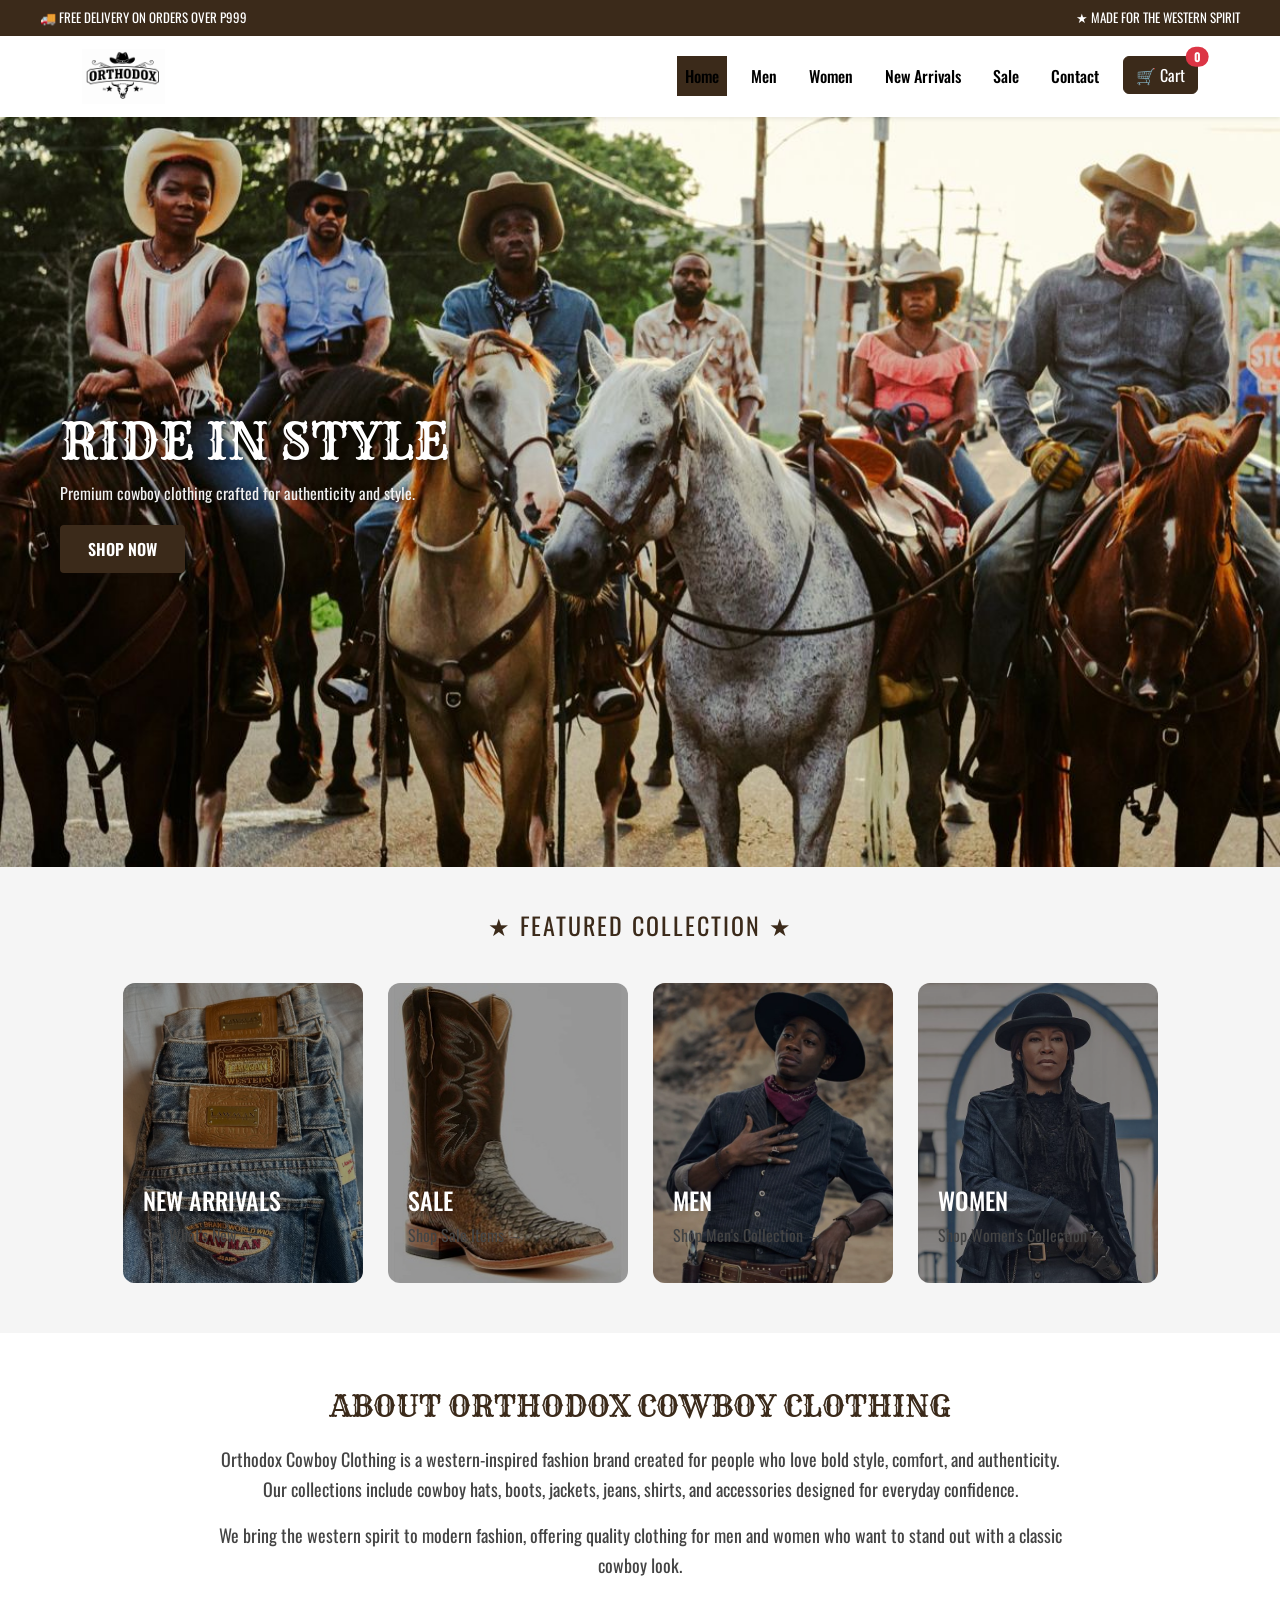
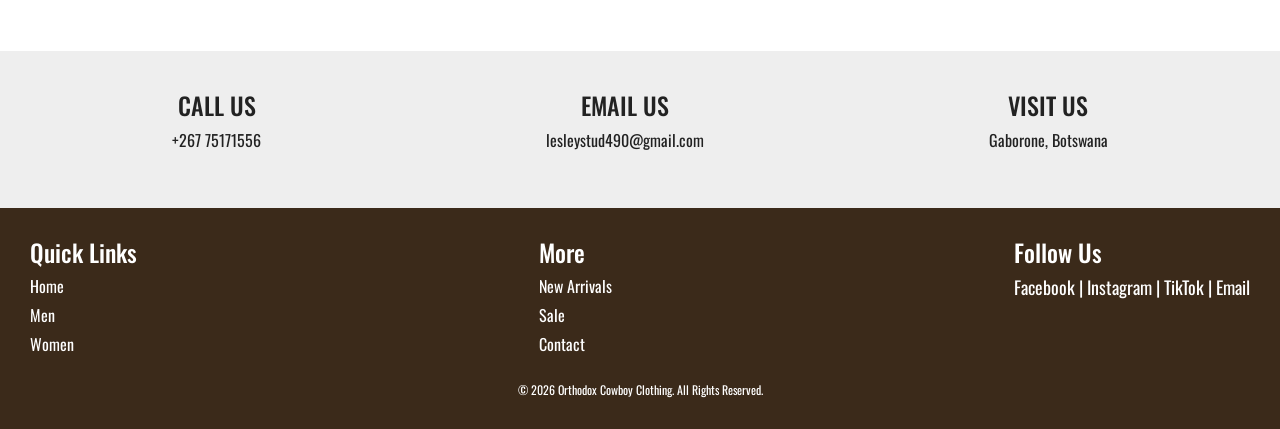
<file: index.html>
<!DOCTYPE html>
<html lang="en">
<head>
<meta charset="UTF-8">
<meta name="viewport" content="width=device-width, initial-scale=1.0">
<title>Orthodox</title>

<link href="https://fonts.googleapis.com/css2?family=Rye&family=Oswald:wght@400;600&display=swap" rel="stylesheet">
<link href="https://cdn.jsdelivr.net/npm/bootstrap@5.3.8/dist/css/bootstrap.min.css" rel="stylesheet">
<link rel="stylesheet" href="style.css">
</head>

<body>

<!-- TOP BAR -->
<div class="top-bar">
    <div>🚚 FREE DELIVERY ON ORDERS OVER P999</div>
    <div>★ MADE FOR THE WESTERN SPIRIT</div>
</div>

<!-- NAV -->
<nav class="navbar navbar-expand-lg bg-white shadow-sm sticky-top">
  <div class="container">
    <a class="navbar-brand d-flex align-items-center" href="index.html">
      <img src="images/logo.png" alt="Orthodox Logo" height="55">
    </a>

    <button class="navbar-toggler" type="button" data-bs-toggle="collapse" data-bs-target="#mainNavbar" aria-label="Toggle navigation">
      <span class="navbar-toggler-icon"></span>
    </button>

    <div class="collapse navbar-collapse" id="mainNavbar">
      <ul class="navbar-nav ms-auto mb-2 mb-lg-0 gap-lg-3">
        <li class="nav-item"><a class="nav-link active" href="index.html">Home</a></li>
        <li class="nav-item"><a class="nav-link" href="men.html">Men</a></li>
        <li class="nav-item"><a class="nav-link" href="women.html">Women</a></li>
        <li class="nav-item"><a class="nav-link" href="new-arrival.html">New Arrivals</a></li>
        <li class="nav-item"><a class="nav-link" href="sale.html">Sale</a></li>
        <li class="nav-item"><a class="nav-link" href="contact.html">Contact</a></li>

        <li class="nav-item">
          <a class="btn btn-dark position-relative" href="cart.html">
            🛒 Cart
            <span id="cart-count" class="position-absolute top-0 start-100 translate-middle badge rounded-pill bg-danger">0</span>
          </a>
        </li>
      </ul>
    </div>
  </div>
</nav>

<!-- HERO -->
<div class="hero">
    <img src="images/hero.jpg" class="hero-img" alt="Orthodox Cowboy Clothing Hero">

    <div class="hero-overlay">
        <h1>RIDE IN STYLE</h1>
        <p>Premium cowboy clothing crafted for authenticity and style.</p>
        <a href="#featured" class="hero-btn">SHOP NOW</a>
    </div>
</div>

<!-- FEATURED -->
<div class="section-title" id="featured">★ FEATURED COLLECTION ★</div>
<div class="cards">

    <div class="card clickable-card" onclick="window.location.href='new-arrival.html'">
        <img src="images/f1.jpg" alt="New Arrivals Collection">
        <div class="card-text">
            <h3>NEW ARRIVALS</h3>
            <p>See What's New →</p>
        </div>
    </div>

    <div class="card clickable-card" onclick="window.location.href='sale.html'">
        <img src="images/sale.jpg" alt="Sale Collection">
        <div class="card-text">
            <h3>SALE</h3>
            <p>Shop Sale Items →</p>
        </div>
    </div>

    <div class="card clickable-card" onclick="window.location.href='men.html'">
        <img src="images/men.jpg" alt="Men Collection">
        <div class="card-text">
            <h3>MEN</h3>
            <p>Shop Men's Collection →</p>
        </div>
    </div>

    <div class="card clickable-card" onclick="window.location.href='women.html'">
        <img src="images/women.jpg" alt="Women Collection">
        <div class="card-text">
            <h3>WOMEN</h3>
            <p>Shop Women's Collection →</p>
        </div>
    </div>

</div>
<!-- ABOUT -->
<section class="about-section">
    <div class="about-content">
        <h2>ABOUT ORTHODOX COWBOY CLOTHING</h2>
        <p>
            Orthodox Cowboy Clothing is a western-inspired fashion brand created for people
            who love bold style, comfort, and authenticity. Our collections include cowboy hats,
            boots, jackets, jeans, shirts, and accessories designed for everyday confidence.
        </p>

        <p>
            We bring the western spirit to modern fashion, offering quality clothing for men and
            women who want to stand out with a classic cowboy look.
        </p>
    </div>
</section>
   
<!-- CONTACT -->
<div class="contact">
    <div>
        <h4>CALL US</h4>
        <p>+267 75171556</p>
    </div>

    <div>
        <h4>EMAIL US</h4>
        <p>lesleystud490@gmail.com</p>
    </div>

    <div>
        <h4>VISIT US</h4>
        <p>Gaborone, Botswana</p>
    </div>
</div>

<!-- FOOTER -->
<div class="footer">
    <div class="footer-content">

        <div>
            <h4>Quick Links</h4>
            <a href="index.html">Home</a>
            <a href="men.html">Men</a>
            <a href="women.html">Women</a>
        </div>

        <div>
            <h4>More</h4>
            <a href="new-arrival.html">New Arrivals</a>
            <a href="sale.html">Sale</a>
            <a href="contact.html">Contact</a>
        </div>

        <div class="socials">
            <h4>Follow Us</h4>
            <p>Facebook | Instagram | TikTok | Email</p>
        </div>

    </div>

    <div class="copyright">
        © 2026 Orthodox Cowboy Clothing. All Rights Reserved.
    </div>
</div>

<script src="https://cdn.jsdelivr.net/npm/bootstrap@5.3.8/dist/js/bootstrap.bundle.min.js"></script>
<script src="script.js"></script>
</body>
</html>
</file>
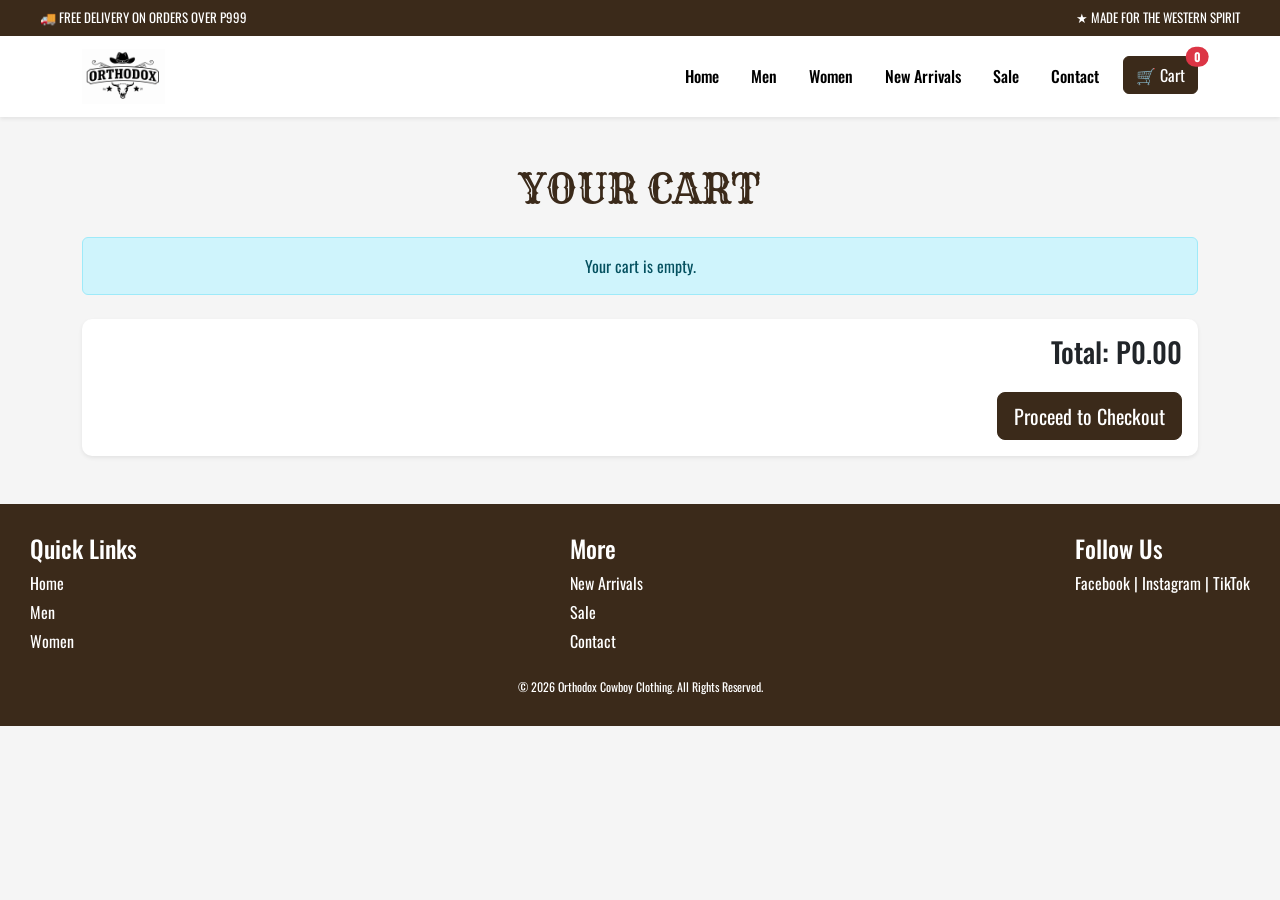
<file: cart.html>
<!DOCTYPE html>
<html lang="en">
<head>
<meta charset="UTF-8">
<meta name="viewport" content="width=device-width, initial-scale=1.0">

<title>Cart - Orthodox Cowboy Clothing</title>

<link href="https://fonts.googleapis.com/css2?family=Rye&family=Oswald:wght@400;600&display=swap" rel="stylesheet">
<link href="https://cdn.jsdelivr.net/npm/bootstrap@5.3.8/dist/css/bootstrap.min.css" rel="stylesheet">
<link rel="stylesheet" href="style.css">
</head>

<body>

<!-- TOP BAR -->
<div class="top-bar">
  <div>🚚 FREE DELIVERY ON ORDERS OVER P999</div>
  <div>★ MADE FOR THE WESTERN SPIRIT</div>
</div>

<!-- NAVBAR -->
<nav class="navbar navbar-expand-lg bg-white shadow-sm sticky-top">
  <div class="container">
    <a class="navbar-brand" href="index.html">
      <img src="images/logo.png" alt="Orthodox Logo" height="55">
    </a>

    <button class="navbar-toggler" type="button" data-bs-toggle="collapse" data-bs-target="#mainNavbar">
      <span class="navbar-toggler-icon"></span>
    </button>

    <div class="collapse navbar-collapse" id="mainNavbar">
      <ul class="navbar-nav ms-auto gap-lg-3">
        <li class="nav-item"><a class="nav-link" href="index.html">Home</a></li>
        <li class="nav-item"><a class="nav-link" href="men.html">Men</a></li>
        <li class="nav-item"><a class="nav-link" href="women.html">Women</a></li>
        <li class="nav-item"><a class="nav-link" href="new-arrival.html">New Arrivals</a></li>
        <li class="nav-item"><a class="nav-link" href="sale.html">Sale</a></li>
        <li class="nav-item"><a class="nav-link" href="contact.html">Contact</a></li>

        <li class="nav-item">
          <a class="btn btn-dark position-relative" href="cart.html">
            🛒 Cart
            <span id="cart-count" class="position-absolute top-0 start-100 translate-middle badge rounded-pill bg-danger">0</span>
          </a>
        </li>
      </ul>
    </div>
  </div>
</nav>

<!-- CART SECTION -->
<section class="container py-5">
  <h1 class="text-center western-title mb-4">YOUR CART</h1>

  <div id="cart-items"></div>

  <div class="card shadow-sm mt-4">
    <div class="card-body text-end">
      <h3>Total: P<span id="cart-total">0.00</span></h3>
      <a href="checkout.html" class="btn btn-dark btn-lg mt-3" id="checkout-btn">Proceed to Checkout</a>
    </div>
  </div>
</section>

<!-- FOOTER -->
<footer class="footer">
  <div class="footer-content">
    <div>
      <h4>Quick Links</h4>
      <a href="index.html">Home</a>
      <a href="men.html">Men</a>
      <a href="women.html">Women</a>
    </div>

    <div>
      <h4>More</h4>
      <a href="new-arrival.html">New Arrivals</a>
      <a href="sale.html">Sale</a>
      <a href="contact.html">Contact</a>
    </div>

    <div>
      <h4>Follow Us</h4>
      <p>Facebook | Instagram | TikTok</p>
    </div>
  </div>

  <div class="copyright">
    © 2026 Orthodox Cowboy Clothing. All Rights Reserved.
  </div>
</footer>

<script src="https://cdn.jsdelivr.net/npm/bootstrap@5.3.8/dist/js/bootstrap.bundle.min.js"></script>
<script src="script.js"></script>
</body>
</html>
</file>
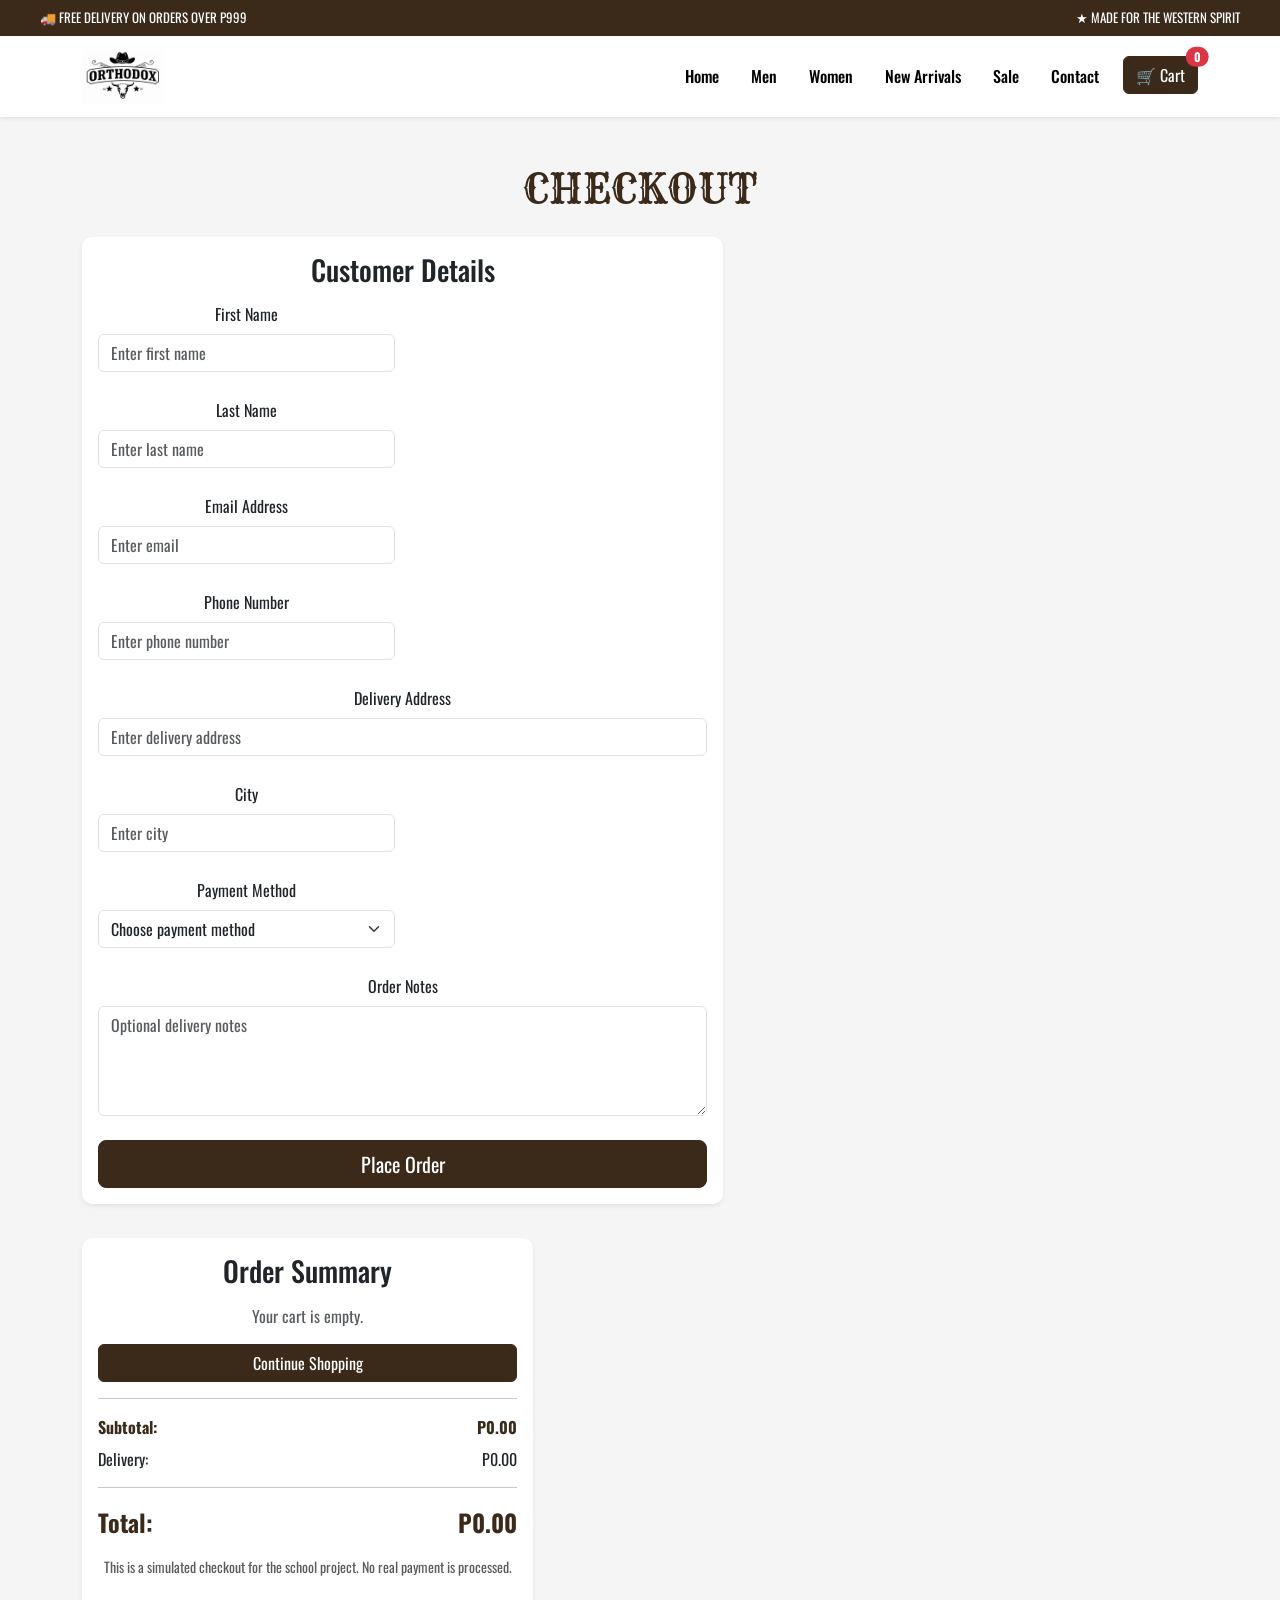
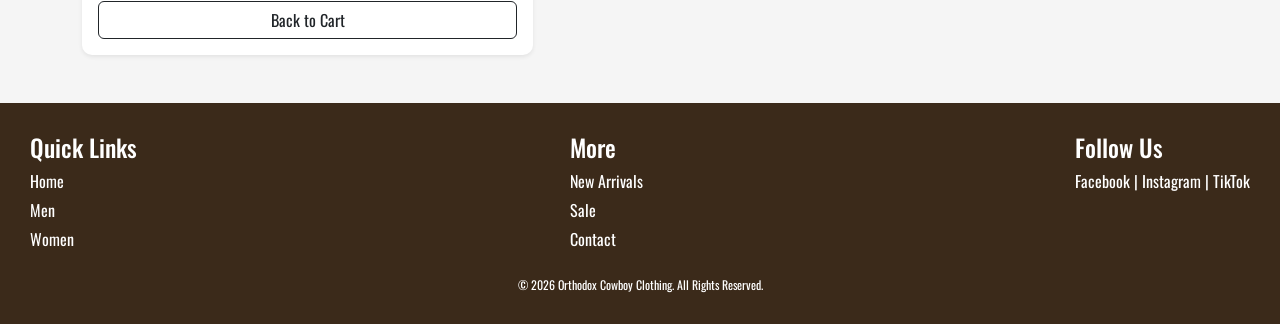
<file: checkout.html>
<!DOCTYPE html>
<html lang="en">
<head>
<meta charset="UTF-8">
<meta name="viewport" content="width=device-width, initial-scale=1.0">

<title>Checkout - Orthodox Cowboy Clothing</title>

<link href="https://fonts.googleapis.com/css2?family=Rye&family=Oswald:wght@400;600&display=swap" rel="stylesheet">
<link href="https://cdn.jsdelivr.net/npm/bootstrap@5.3.8/dist/css/bootstrap.min.css" rel="stylesheet">
<link rel="stylesheet" href="style.css">
</head>

<body>

<!-- TOP BAR -->
<div class="top-bar">
  <div>🚚 FREE DELIVERY ON ORDERS OVER P999</div>
  <div>★ MADE FOR THE WESTERN SPIRIT</div>
</div>

<!-- NAVBAR -->
<nav class="navbar navbar-expand-lg bg-white shadow-sm sticky-top">
  <div class="container">
    <a class="navbar-brand" href="index.html">
      <img src="images/logo.png" alt="Orthodox Logo" height="55">
    </a>

    <button class="navbar-toggler" type="button" data-bs-toggle="collapse" data-bs-target="#mainNavbar">
      <span class="navbar-toggler-icon"></span>
    </button>

    <div class="collapse navbar-collapse" id="mainNavbar">
      <ul class="navbar-nav ms-auto gap-lg-3">
        <li class="nav-item"><a class="nav-link" href="index.html">Home</a></li>
        <li class="nav-item"><a class="nav-link" href="men.html">Men</a></li>
        <li class="nav-item"><a class="nav-link" href="women.html">Women</a></li>
        <li class="nav-item"><a class="nav-link" href="new-arrival.html">New Arrivals</a></li>
        <li class="nav-item"><a class="nav-link" href="sale.html">Sale</a></li>
        <li class="nav-item"><a class="nav-link" href="contact.html">Contact</a></li>

        <li class="nav-item">
          <a class="btn btn-dark position-relative" href="cart.html">
            🛒 Cart
            <span id="cart-count" class="position-absolute top-0 start-100 translate-middle badge rounded-pill bg-danger">0</span>
          </a>
        </li>
      </ul>
    </div>
  </div>
</nav>

<!-- CHECKOUT SECTION -->
<section class="container py-5">
  <h1 class="text-center western-title mb-4">CHECKOUT</h1>

  <div id="checkout-alert" class="alert d-none" role="alert"></div>

  <div class="row g-4">

    <!-- CUSTOMER DETAILS -->
    <div class="col-lg-7">
      <div class="card shadow-sm">
        <div class="card-body">
          <h3 class="mb-3">Customer Details</h3>

          <form id="checkoutForm">
            <div class="row g-3">
              <div class="col-md-6">
                <label class="form-label">First Name</label>
                <input type="text" id="checkoutFirstName" class="form-control" placeholder="Enter first name">
              </div>

              <div class="col-md-6">
                <label class="form-label">Last Name</label>
                <input type="text" id="checkoutLastName" class="form-control" placeholder="Enter last name">
              </div>

              <div class="col-md-6">
                <label class="form-label">Email Address</label>
                <input type="email" id="checkoutEmail" class="form-control" placeholder="Enter email">
              </div>

              <div class="col-md-6">
                <label class="form-label">Phone Number</label>
                <input type="tel" id="checkoutPhone" class="form-control" placeholder="Enter phone number">
              </div>

              <div class="col-12">
                <label class="form-label">Delivery Address</label>
                <input type="text" id="checkoutAddress" class="form-control" placeholder="Enter delivery address">
              </div>

              <div class="col-md-6">
                <label class="form-label">City</label>
                <input type="text" id="checkoutCity" class="form-control" placeholder="Enter city">
              </div>

              <div class="col-md-6">
                <label class="form-label">Payment Method</label>
                <select id="paymentMethod" class="form-select">
                  <option value="">Choose payment method</option>
                  <option value="Cash on Delivery">Cash on Delivery</option>
                  <option value="Card Payment">Card Payment</option>
                  <option value="Mobile Money">Mobile Money</option>
                </select>
              </div>

              <div class="col-12">
                <label class="form-label">Order Notes</label>
                <textarea id="orderNotes" class="form-control" rows="4" placeholder="Optional delivery notes"></textarea>
              </div>
            </div>

            <button type="submit" class="btn btn-dark btn-lg w-100 mt-4">
              Place Order
            </button>
          </form>
        </div>
      </div>
    </div>

    <!-- ORDER SUMMARY -->
    <div class="col-lg-5">
      <div class="card shadow-sm">
        <div class="card-body">
          <h3 class="mb-3">Order Summary</h3>

          <div id="checkout-items"></div>

          <hr>

          <div class="d-flex justify-content-between">
            <strong>Subtotal:</strong>
            <strong>P<span id="checkout-subtotal">0.00</span></strong>
          </div>

          <div class="d-flex justify-content-between mt-2">
            <span>Delivery:</span>
            <span id="checkout-delivery">P0.00</span>
          </div>

          <hr>

          <div class="d-flex justify-content-between fs-4">
            <strong>Total:</strong>
            <strong>P<span id="checkout-total">0.00</span></strong>
          </div>

          <p class="text-muted mt-3 small">
            This is a simulated checkout for the school project. No real payment is processed.
          </p>

          <a href="cart.html" class="btn btn-outline-dark w-100 mt-2">Back to Cart</a>
        </div>
      </div>
    </div>

  </div>
</section>

<!-- FOOTER -->
<div class="footer">
  <div class="footer-content">
    <div>
      <h4>Quick Links</h4>
      <a href="index.html">Home</a>
      <a href="men.html">Men</a>
      <a href="women.html">Women</a>
    </div>

    <div>
      <h4>More</h4>
      <a href="new-arrival.html">New Arrivals</a>
      <a href="sale.html">Sale</a>
      <a href="contact.html">Contact</a>
    </div>

    <div>
      <h4>Follow Us</h4>
      <p>Facebook | Instagram | TikTok</p>
    </div>
  </div>

  <div class="copyright">
    © 2026 Orthodox Cowboy Clothing. All Rights Reserved.
  </div>
</div>

<script src="https://cdn.jsdelivr.net/npm/bootstrap@5.3.8/dist/js/bootstrap.bundle.min.js"></script>
<script src="script.js"></script>
</body>
</html>
</file>
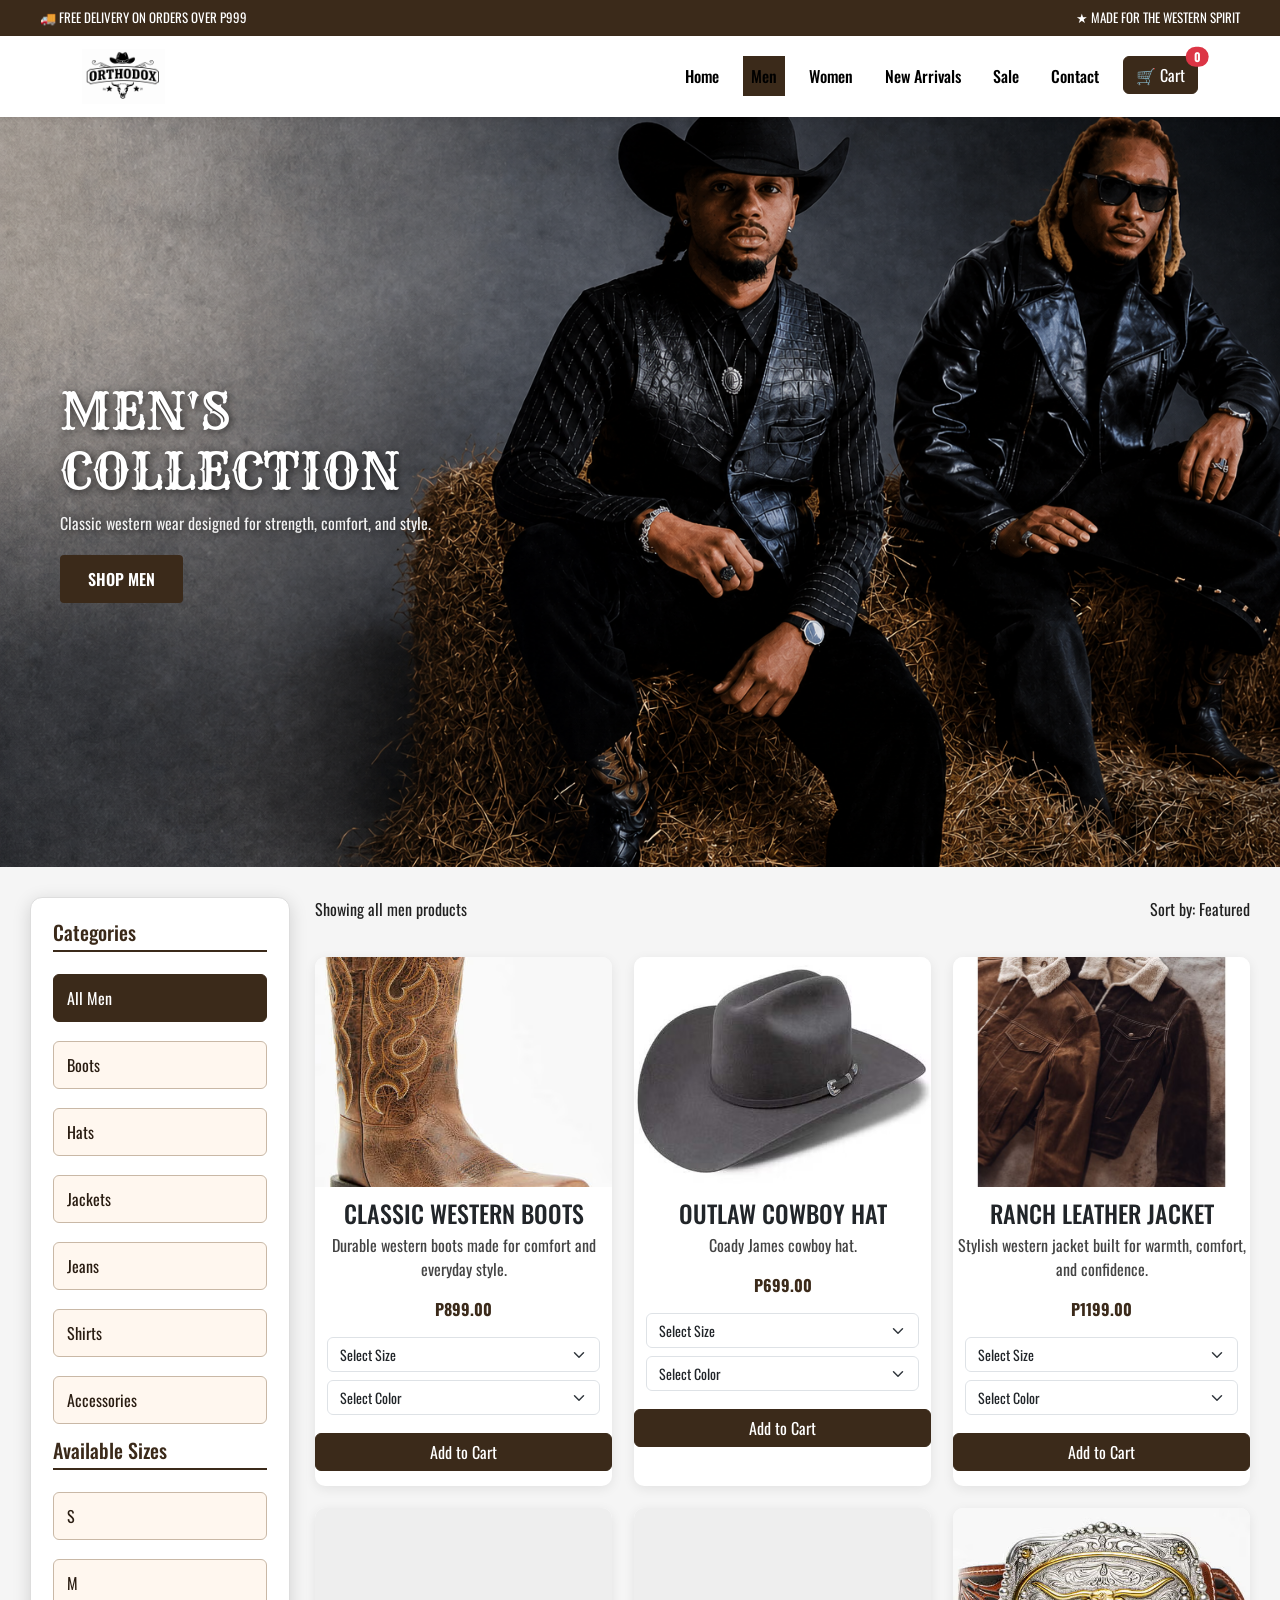
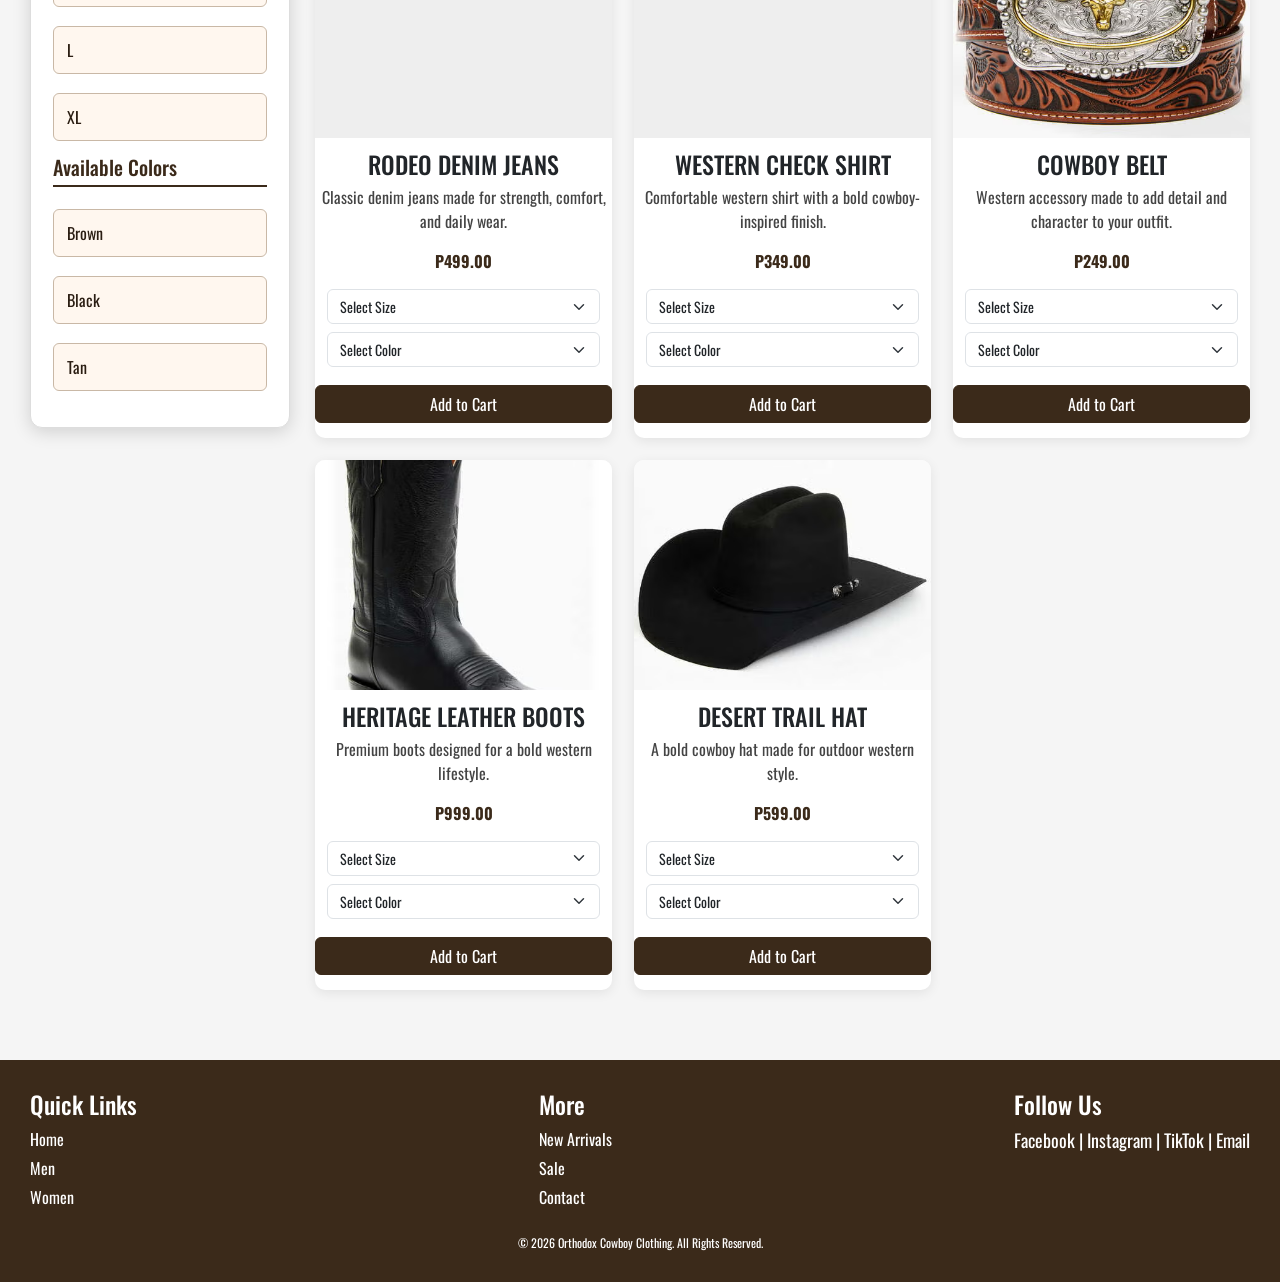
<file: men.html>
<!DOCTYPE html>
<html lang="en">
<head>
<meta charset="UTF-8">
<meta name="viewport" content="width=device-width, initial-scale=1.0">

<title>Men - Orthodox Cowboy Clothing</title>

<link href="https://fonts.googleapis.com/css2?family=Rye&family=Oswald:wght@400;600&display=swap" rel="stylesheet">
<link href="https://cdn.jsdelivr.net/npm/bootstrap@5.3.8/dist/css/bootstrap.min.css" rel="stylesheet">
<link rel="stylesheet" href="style.css">
</head>

<body>

<!-- TOP BAR -->
<div class="top-bar">
    <div>🚚 FREE DELIVERY ON ORDERS OVER P999</div>
    <div>★ MADE FOR THE WESTERN SPIRIT</div>
</div>

<!-- NAVBAR -->
<nav class="navbar navbar-expand-lg bg-white shadow-sm sticky-top">
  <div class="container">
    <a class="navbar-brand d-flex align-items-center" href="index.html">
      <img src="images/logo.png" alt="Orthodox Logo" height="55">
    </a>

    <button class="navbar-toggler" type="button" data-bs-toggle="collapse" data-bs-target="#mainNavbar" aria-label="Toggle navigation">
      <span class="navbar-toggler-icon"></span>
    </button>

    <div class="collapse navbar-collapse" id="mainNavbar">
      <ul class="navbar-nav ms-auto mb-2 mb-lg-0 gap-lg-3">
        <li class="nav-item"><a class="nav-link" href="index.html">Home</a></li>
        <li class="nav-item"><a class="nav-link active" href="men.html">Men</a></li>
        <li class="nav-item"><a class="nav-link" href="women.html">Women</a></li>
        <li class="nav-item"><a class="nav-link" href="new-arrival.html">New Arrivals</a></li>
        <li class="nav-item"><a class="nav-link" href="sale.html">Sale</a></li>
        <li class="nav-item"><a class="nav-link" href="contact.html">Contact</a></li>

        <li class="nav-item">
          <a class="btn btn-dark position-relative" href="cart.html">
            🛒 Cart
            <span id="cart-count" class="position-absolute top-0 start-100 translate-middle badge rounded-pill bg-danger">0</span>
          </a>
        </li>
      </ul>
    </div>
  </div>
</nav>

<!-- HERO -->
<div class="hero">
    <img src="images/men-hero.jpg" class="hero-img" alt="Men Cowboy Collection">

    <div class="hero-overlay">
        <h1>MEN'S COLLECTION</h1>
        <p>Classic western wear designed for strength, comfort, and style.</p>
        <a href="#men-products" class="hero-btn">SHOP MEN</a>
    </div>
</div>

<!-- MAIN PRODUCT AREA -->
<div class="main" id="men-products">

    <!-- SIDEBAR -->
    <aside class="sidebar">
        <h4>Categories</h4>

        <ul class="filter-list">
            <li><button class="filter-btn active" data-filter="all">All Men</button></li>
            <li><button class="filter-btn" data-filter="boots">Boots</button></li>
            <li><button class="filter-btn" data-filter="hat">Hats</button></li>
            <li><button class="filter-btn" data-filter="jacket">Jackets</button></li>
            <li><button class="filter-btn" data-filter="jeans">Jeans</button></li>
            <li><button class="filter-btn" data-filter="shirt">Shirts</button></li>
            <li><button class="filter-btn" data-filter="accessory">Accessories</button></li>
        </ul>

        <h4>Available Sizes</h4>
        <ul class="filter-list">
            <li><button class="size-btn">S</button></li>
            <li><button class="size-btn">M</button></li>
            <li><button class="size-btn">L</button></li>
            <li><button class="size-btn">XL</button></li>
        </ul>

        <h4>Available Colors</h4>
        <ul class="filter-list">
            <li><button class="color-btn">Brown</button></li>
            <li><button class="color-btn">Black</button></li>
            <li><button class="color-btn">Tan</button></li>
        </ul>
    </aside>

    <!-- PRODUCTS -->
    <section class="products">
        <div class="top-row">
            <p>Showing all men products</p>
            <p>Sort by: Featured</p>
        </div>

        <div class="grid">

            <!-- PRODUCT 1 -->
            <div class="card product-card" data-category="boots">
                <img src="images/mb1.jpg" alt="Classic Western Boots">
                <h4>CLASSIC WESTERN BOOTS</h4>
                <p class="product-desc">Durable western boots made for comfort and everyday style.</p>
                <p><strong>P899.00</strong></p>

                <select class="form-select product-size mb-2">
                    <option value="">Select Size</option>
                    <option>6</option>
                    <option>7</option>
                    <option>8</option>
                    <option>9L</option>
                </select>

                <select class="form-select product-color mb-2">
                    <option value="">Select Color</option>
                    <option>Brown</option>
                    <option>Black</option>
                    <option>Tan</option>
                </select>

                <button 
                    class="btn btn-dark w-100 add-to-cart"
                    data-name="Classic Western Boots"
                    data-price="899"
                    data-image="images/p1.jpg">
                    Add to Cart
                </button>
            </div>

            <!-- PRODUCT 2 -->
            <div class="card product-card" data-category="hat">
                <img src="images/h7.jpg" alt="Outlaw Cowboy Hat">
                <h4>OUTLAW COWBOY HAT</h4>
                <p class="product-desc">Coady James cowboy hat.</p>
                <p><strong>P699.00</strong></p>

                <select class="form-select product-size mb-2">
                    <option value="">Select Size</option>
                    <option>S</option>
                    <option>M</option>
                    <option>L</option>
                    <option>XL</option>
                </select>

                <select class="form-select product-color mb-2">
                    <option value="">Select Color</option>
                    <option>Brown</option>
                    <option>Black</option>
                    <option>Tan</option>
                </select>

                <button 
                    class="btn btn-dark w-100 add-to-cart"
                    data-name="Outlaw Cowboy Hat"
                    data-price="699"
                    data-image="images/h2.jpg">
                    Add to Cart
                </button>
            </div>

            <!-- PRODUCT 3 -->
            <div class="card product-card" data-category="jacket">
                <img src="images/j1.jpg" alt="Ranch Leather Jacket">
                <h4>RANCH LEATHER JACKET</h4>
                <p class="product-desc">Stylish western jacket built for warmth, comfort, and confidence.</p>
                <p><strong>P1199.00</strong></p>

                <select class="form-select product-size mb-2">
                    <option value="">Select Size</option>
                    <option>S</option>
                    <option>M</option>
                    <option>L</option>
                    <option>XL</option>
                </select>

                <select class="form-select product-color mb-2">
                    <option value="">Select Color</option>
                    <option>Black</option>
                    <option>Brown</option>
                    <option>Tan</option>
                </select>

                <button 
                    class="btn btn-dark w-100 add-to-cart"
                    data-name="Ranch Leather Jacket"
                    data-price="1199"
                    data-image="images/j2.jpg">
                    Add to Cart
                </button>
            </div>

            <!-- PRODUCT 4 -->
            <div class="card product-card" data-category="jeans">
                <video class="product-video" autoplay muted loop playsinline>
                  <source src="videos/jv2.mp4" type="video/mp4">
                </video>
                <h4>RODEO DENIM JEANS</h4>
                <p class="product-desc">Classic denim jeans made for strength, comfort, and daily wear.</p>
                <p><strong>P499.00</strong></p>

                <select class="form-select product-size mb-2">
                    <option value="">Select Size</option>
                    <option>S</option>
                    <option>M</option>
                    <option>L</option>
                    <option>XL</option>
                </select>

                <select class="form-select product-color mb-2">
                    <option value="">Select Color</option>
                    <option>Blue</option>
                    <option>Black</option>
                    <option>Grey</option>
                </select>

                <button 
                    class="btn btn-dark w-100 add-to-cart"
                    data-name="Rodeo Denim Jeans"
                    data-price="499"
                    data-image="images/dn2.jpg">
                    Add to Cart
                </button>
            </div>

            <!-- PRODUCT 5 -->
            <div class="card product-card" data-category="shirt">
                <video class="product-video" autoplay muted loop playsinline>
                 <source src="videos/sv1.mp4" type="video/mp4">
                    </video>
                <h4>WESTERN CHECK SHIRT</h4>
                <p class="product-desc">Comfortable western shirt with a bold cowboy-inspired finish.</p>
                <p><strong>P349.00</strong></p>

                <select class="form-select product-size mb-2">
                    <option value="">Select Size</option>
                    <option>S</option>
                    <option>M</option>
                    <option>L</option>
                    <option>XL</option>
                </select>

                <select class="form-select product-color mb-2">
                    <option value="">Select Color</option>
                    <option>Red</option>
                    <option>Blue</option>
                    <option>Brown</option>
                </select>

                <button 
                    class="btn btn-dark w-100 add-to-cart"
                    data-name="Western Check Shirt"
                    data-price="349"
                    data-image="images/s2.jpg">
                    Add to Cart
                </button>
            </div>

            <!-- PRODUCT 6 -->
            <div class="card product-card" data-category="accessory">
                <img src="images/belt1.jpg" alt="Cowboy Belt">
                <h4>COWBOY BELT</h4>
                <p class="product-desc">Western accessory made to add detail and character to your outfit.</p>
                <p><strong>P249.00</strong></p>

                <select class="form-select product-size mb-2">
                    <option value="">Select Size</option>
                    <option>S</option>
                    <option>M</option>
                    <option>L</option>
                    <option>XL</option>
                </select>

                <select class="form-select product-color mb-2">
                    <option value="">Select Color</option>
                    <option>Brown</option>
                    <option>Black</option>
                    <option>Tan</option>
                </select>

                <button 
                    class="btn btn-dark w-100 add-to-cart"
                    data-name="Cowboy Belt"
                    data-price="249"
                    data-image="images/ac2.jpg">
                    Add to Cart
                </button>
            </div>

            <!-- PRODUCT 7 -->
            <div class="card product-card" data-category="boots">
                <img src="images/mb2.jpg" alt="Heritage Leather Boots">
                <h4>HERITAGE LEATHER BOOTS</h4>
                <p class="product-desc">Premium boots designed for a bold western lifestyle.</p>
                <p><strong>P999.00</strong></p>

                <select class="form-select product-size mb-2">
                    <option value="">Select Size</option>
                    <option>S</option>
                    <option>M</option>
                    <option>L</option>
                    <option>XL</option>
                </select>

                <select class="form-select product-color mb-2">
                    <option value="">Select Color</option>
                    <option>Brown</option>
                    <option>Black</option>
                    <option>Tan</option>
                </select>

                <button 
                    class="btn btn-dark w-100 add-to-cart"
                    data-name="Heritage Leather Boots"
                    data-price="999"
                    data-image="images/b2.jpg">
                    Add to Cart
                </button>
            </div>

            <!-- PRODUCT 8 -->
            <div class="card product-card" data-category="hat">
                <img src="images/h1.jpg" alt="Desert Trail Hat">
                <h4>DESERT TRAIL HAT</h4>
                <p class="product-desc">A bold cowboy hat made for outdoor western style.</p>
                <p><strong>P599.00</strong></p>

                <select class="form-select product-size mb-2">
                    <option value="">Select Size</option>
                    <option>S</option>
                    <option>M</option>
                    <option>L</option>
                    <option>XL</option>
                </select>

                <select class="form-select product-color mb-2">
                    <option value="">Select Color</option>
                    <option>Brown</option>
                    <option>Black</option>
                    <option>Tan</option>
                </select>

                <button 
                    class="btn btn-dark w-100 add-to-cart"
                    data-name="Desert Trail Hat"
                    data-price="599"
                    data-image="images/p8.jpg">
                    Add to Cart
                </button>
            </div>

        </div>
    </section>

</div>

<!-- FOOTER -->
<div class="footer">
    <div class="footer-content">

        <div>
            <h4>Quick Links</h4>
            <a href="index.html">Home</a>
            <a href="men.html">Men</a>
            <a href="women.html">Women</a>
        </div>

        <div>
            <h4>More</h4>
            <a href="new-arrival.html">New Arrivals</a>
            <a href="sale.html">Sale</a>
            <a href="contact.html">Contact</a>
        </div>

        <div class="socials">
            <h4>Follow Us</h4>
            <p>Facebook | Instagram | TikTok | Email</p>
        </div>

    </div>

    <div class="copyright">
        © 2026 Orthodox Cowboy Clothing. All Rights Reserved.
    </div>
</div>

<script src="https://cdn.jsdelivr.net/npm/bootstrap@5.3.8/dist/js/bootstrap.bundle.min.js"></script>
<script src="script.js"></script>
</body>
</html>
</file>
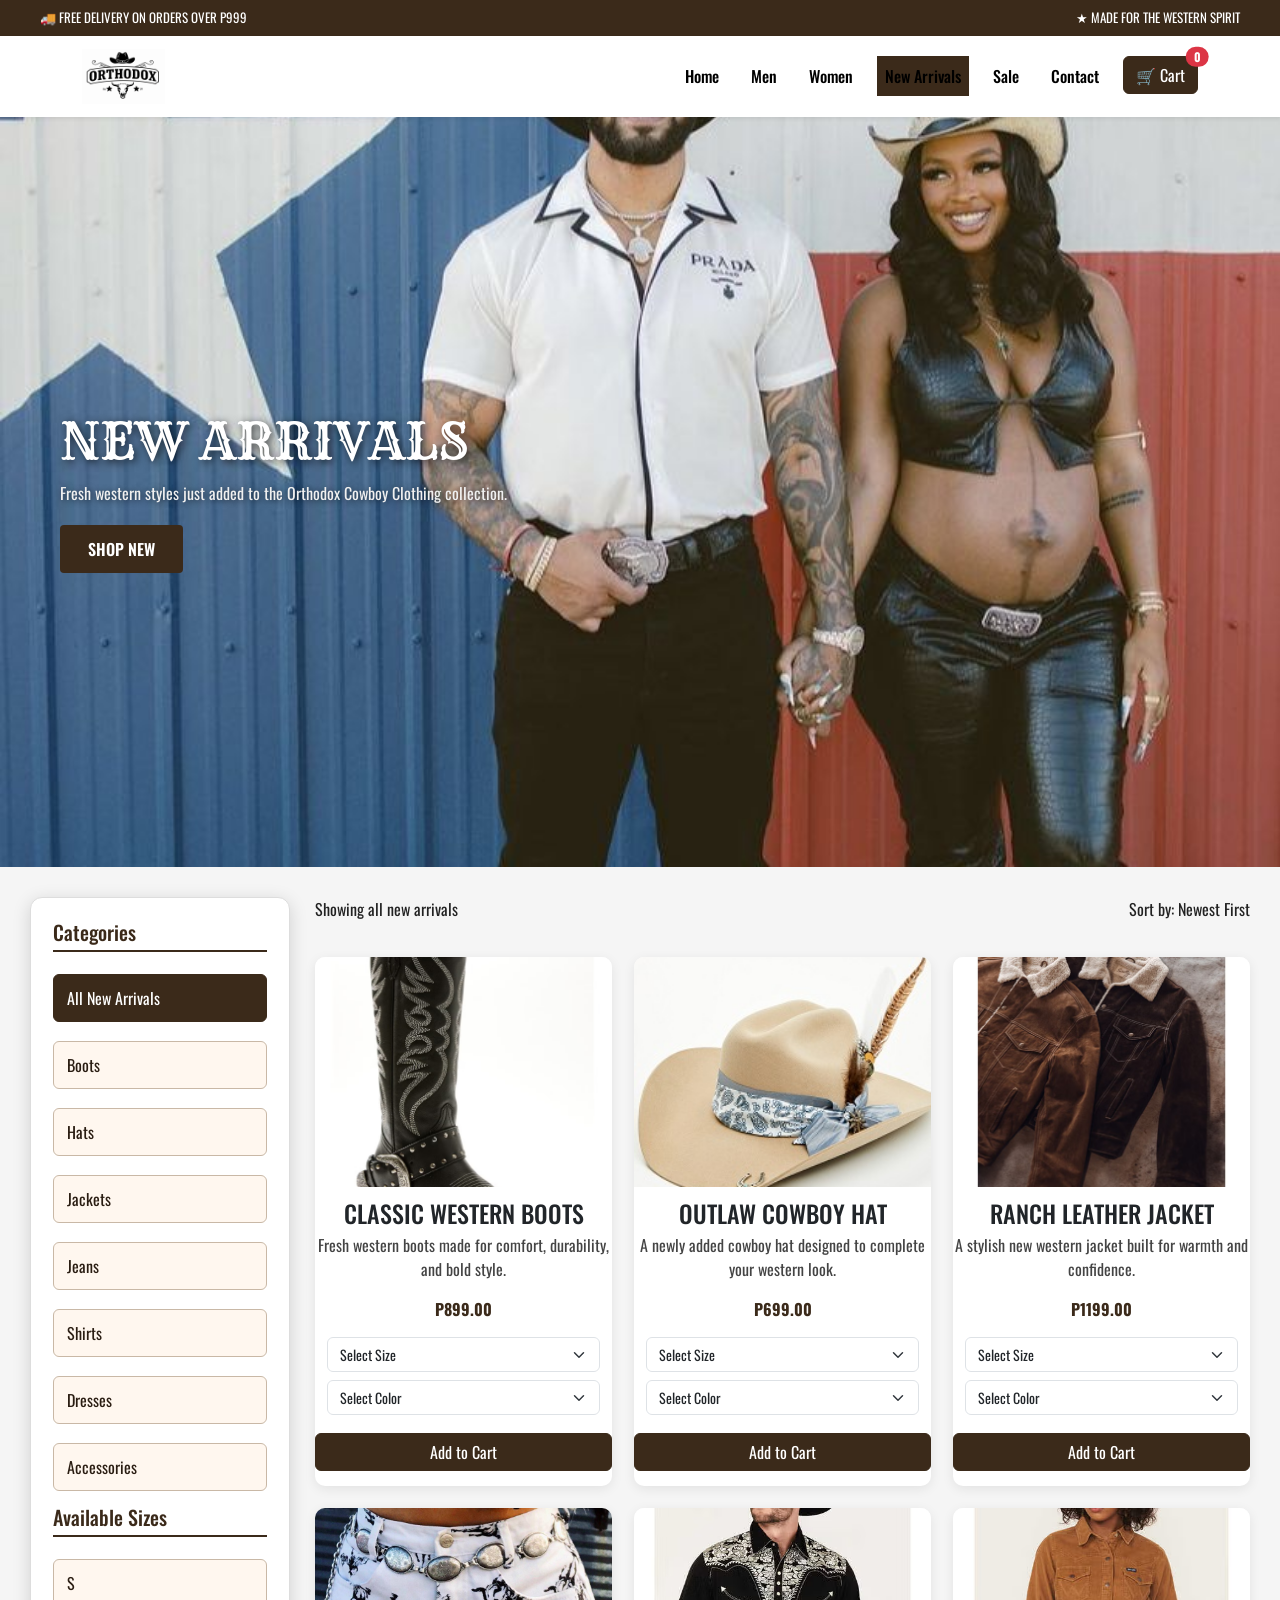
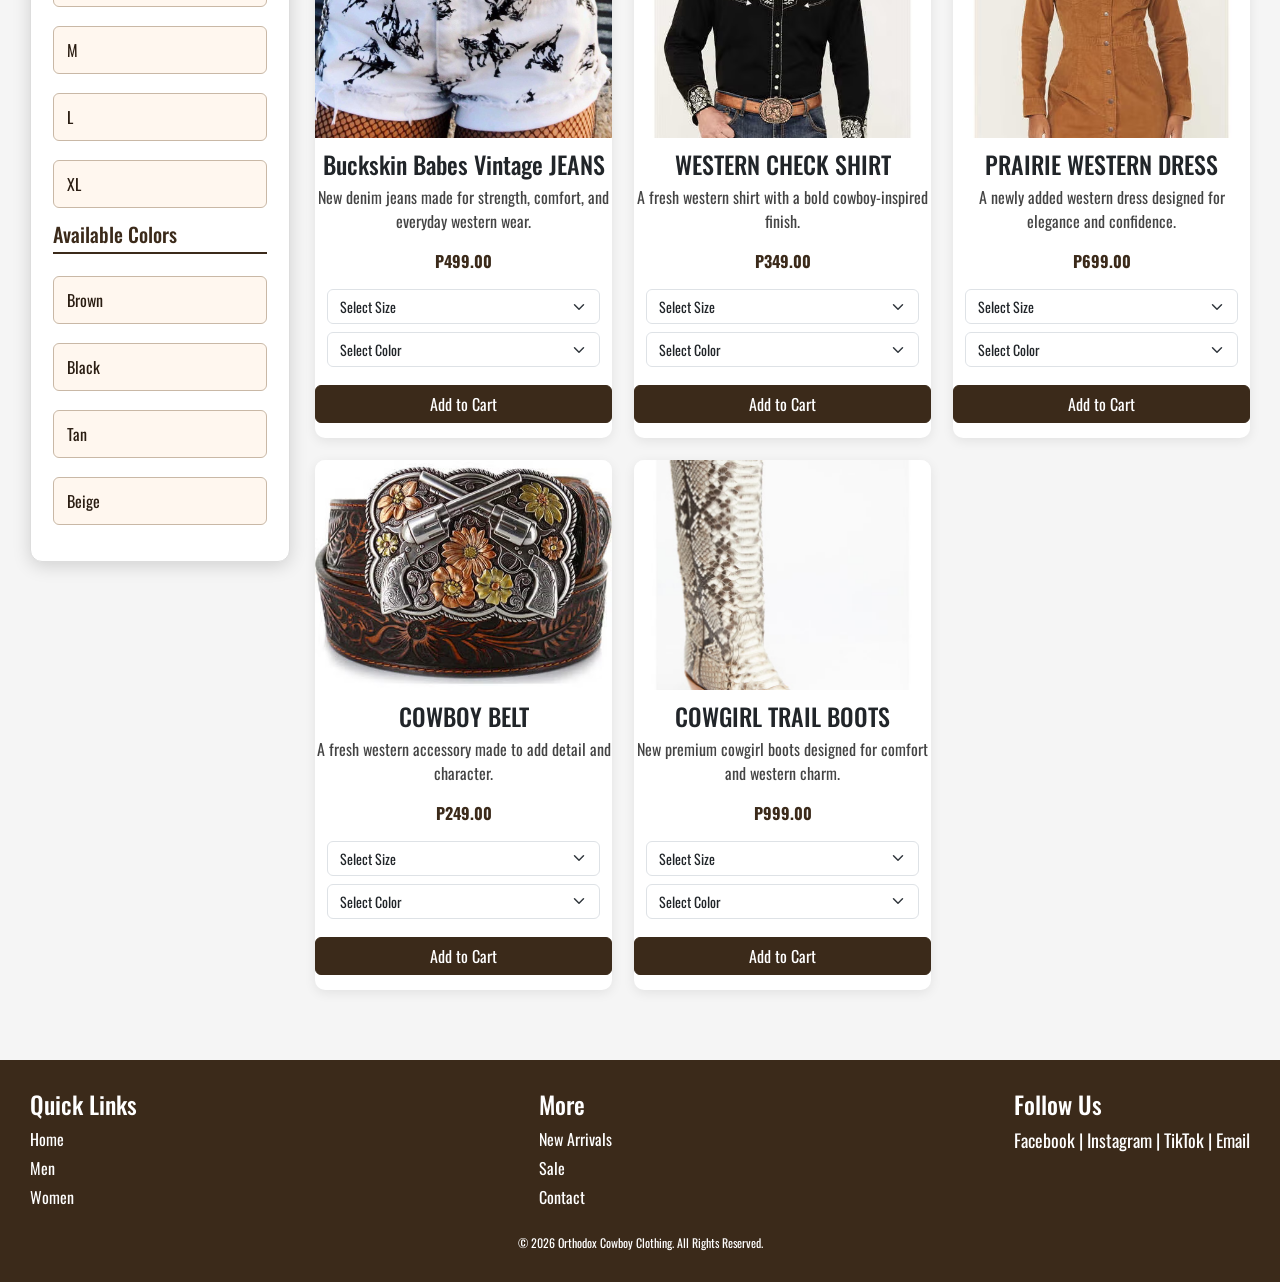
<file: new-arrival.html>
<!DOCTYPE html>
<html lang="en">
<head>
<meta charset="UTF-8">
<meta name="viewport" content="width=device-width, initial-scale=1.0">

<title>New Arrivals - Orthodox Cowboy Clothing</title>

<link href="https://fonts.googleapis.com/css2?family=Rye&family=Oswald:wght@400;600&display=swap" rel="stylesheet">
<link href="https://cdn.jsdelivr.net/npm/bootstrap@5.3.8/dist/css/bootstrap.min.css" rel="stylesheet">
<link rel="stylesheet" href="style.css">
</head>

<body>

<!-- TOP BAR -->
<div class="top-bar">
    <div>🚚 FREE DELIVERY ON ORDERS OVER P999</div>
    <div>★ MADE FOR THE WESTERN SPIRIT</div>
</div>

<!-- NAVBAR -->
<nav class="navbar navbar-expand-lg bg-white shadow-sm sticky-top">
  <div class="container">
    <a class="navbar-brand d-flex align-items-center" href="index.html">
      <img src="images/logo.png" alt="Orthodox Logo" height="55">
    </a>

    <button class="navbar-toggler" type="button" data-bs-toggle="collapse" data-bs-target="#mainNavbar" aria-label="Toggle navigation">
      <span class="navbar-toggler-icon"></span>
    </button>

    <div class="collapse navbar-collapse" id="mainNavbar">
      <ul class="navbar-nav ms-auto mb-2 mb-lg-0 gap-lg-3">
        <li class="nav-item"><a class="nav-link" href="index.html">Home</a></li>
        <li class="nav-item"><a class="nav-link" href="men.html">Men</a></li>
        <li class="nav-item"><a class="nav-link" href="women.html">Women</a></li>
        <li class="nav-item"><a class="nav-link active" href="new-arrival.html">New Arrivals</a></li>
        <li class="nav-item"><a class="nav-link" href="sale.html">Sale</a></li>
        <li class="nav-item"><a class="nav-link" href="contact.html">Contact</a></li>

        <li class="nav-item">
          <a class="btn btn-dark position-relative" href="cart.html">
            🛒 Cart
            <span id="cart-count" class="position-absolute top-0 start-100 translate-middle badge rounded-pill bg-danger">0</span>
          </a>
        </li>
      </ul>
    </div>
  </div>
</nav>

<!-- HERO -->
<div class="hero">
    <img src="images/new-hero.jpg" class="hero-img" alt="New Arrivals Collection">

    <div class="hero-overlay">
        <h1>NEW ARRIVALS</h1>
        <p>Fresh western styles just added to the Orthodox Cowboy Clothing collection.</p>
        <a href="#new-products" class="hero-btn">SHOP NEW</a>
    </div>
</div>

<!-- MAIN PRODUCT AREA -->
<div class="main" id="new-products">

    <!-- SIDEBAR -->
    <aside class="sidebar">
        <h4>Categories</h4>

        <ul class="filter-list">
            <li><button class="filter-btn active" data-filter="all">All New Arrivals</button></li>
            <li><button class="filter-btn" data-filter="boots">Boots</button></li>
            <li><button class="filter-btn" data-filter="hat">Hats</button></li>
            <li><button class="filter-btn" data-filter="jacket">Jackets</button></li>
            <li><button class="filter-btn" data-filter="jeans">Jeans</button></li>
            <li><button class="filter-btn" data-filter="shirt">Shirts</button></li>
            <li><button class="filter-btn" data-filter="dress">Dresses</button></li>
            <li><button class="filter-btn" data-filter="accessory">Accessories</button></li>
        </ul>

        <h4>Available Sizes</h4>
        <ul class="filter-list">
            <li><button class="size-btn">S</button></li>
            <li><button class="size-btn">M</button></li>
            <li><button class="size-btn">L</button></li>
            <li><button class="size-btn">XL</button></li>
        </ul>

        <h4>Available Colors</h4>
        <ul class="filter-list">
            <li><button class="color-btn">Brown</button></li>
            <li><button class="color-btn">Black</button></li>
            <li><button class="color-btn">Tan</button></li>
            <li><button class="color-btn">Beige</button></li>
        </ul>
    </aside>

    <!-- PRODUCTS -->
    <section class="products">
        <div class="top-row">
            <p>Showing all new arrivals</p>
            <p>Sort by: Newest First</p>
        </div>

        <div class="grid">

            <!-- PRODUCT 1 -->
            <div class="card product-card" data-category="boots">
                <img src="images/sb2.jpg" alt="Classic Western Boots">
                <h4>CLASSIC WESTERN BOOTS</h4>
                <p class="product-desc">Fresh western boots made for comfort, durability, and bold style.</p>
                <p><strong>P899.00</strong></p>

                <select class="form-select product-size mb-2">
                    <option value="">Select Size</option>
                    <option>4</option>
                    <option>5</option>
                    <option>6</option>
                    <option>7</option>
                </select>

                <select class="form-select product-color mb-2">
                    <option value="">Select Color</option>
                    <option>Brown</option>
                    <option>Black</option>
                    <option>Tan</option>
                </select>

                <button 
                    class="btn btn-dark w-100 add-to-cart"
                    data-name="Classic Western Boots"
                    data-price="899"
                    data-image="images/p1.jpg">
                    Add to Cart
                </button>
            </div>

            <!-- PRODUCT 2 -->
            <div class="card product-card" data-category="hat">
                <img src="images/wh2.jpg" alt="Outlaw Cowboy Hat">
                <h4>OUTLAW COWBOY HAT</h4>
                <p class="product-desc">A newly added cowboy hat designed to complete your western look.</p>
                <p><strong>P699.00</strong></p>

                <select class="form-select product-size mb-2">
                    <option value="">Select Size</option>
                    <option>S</option>
                    <option>M</option>
                    <option>L</option>
                    <option>XL</option>
                </select>

                <select class="form-select product-color mb-2">
                    <option value="">Select Color</option>
                    <option>Brown</option>
                    <option>Black</option>
                    <option>Tan</option>
                </select>

                <button 
                    class="btn btn-dark w-100 add-to-cart"
                    data-name="Outlaw Cowboy Hat"
                    data-price="699"
                    data-image="images/p2.jpg">
                    Add to Cart
                </button>
            </div>

            <!-- PRODUCT 3 -->
            <div class="card product-card" data-category="jacket">
                <img src="images/j1.jpg" alt="Ranch Leather Jacket">
                <h4>RANCH LEATHER JACKET</h4>
                <p class="product-desc">A stylish new western jacket built for warmth and confidence.</p>
                <p><strong>P1199.00</strong></p>

                <select class="form-select product-size mb-2">
                    <option value="">Select Size</option>
                    <option>S</option>
                    <option>M</option>
                    <option>L</option>
                    <option>XL</option>
                </select>

                <select class="form-select product-color mb-2">
                    <option value="">Select Color</option>
                    <option>Black</option>
                    <option>Brown</option>
                    <option>Tan</option>
                </select>

                <button 
                    class="btn btn-dark w-100 add-to-cart"
                    data-name="Ranch Leather Jacket"
                    data-price="1199"
                    data-image="images/p3.jpg">
                    Add to Cart
                </button>
            </div>

            <!-- PRODUCT 4 -->
            <div class="card product-card" data-category="jeans">
                <img src="images/bj2.jpg" alt="Rodeo Denim Jeans">
                <h4>Buckskin Babes Vintage JEANS</h4>
                <p class="product-desc">New denim jeans made for strength, comfort, and everyday western wear.</p>
                <p><strong>P499.00</strong></p>

                <select class="form-select product-size mb-2">
                    <option value="">Select Size</option>
                    <option>S</option>
                    <option>M</option>
                    <option>L</option>
                    <option>XL</option>
                </select>

                <select class="form-select product-color mb-2">
                    <option value="">Select Color</option>
                    <option>Blue</option>
                    <option>Black</option>
                    <option>Grey</option>
                </select>

                <button 
                    class="btn btn-dark w-100 add-to-cart"
                    data-name="Rodeo Denim Jeans"
                    data-price="499"
                    data-image="images/p4.jpg">
                    Add to Cart
                </button>
            </div>

            <!-- PRODUCT 5 -->
            <div class="card product-card" data-category="shirt">
                <img src="images/s22.jpg" alt="Western Check Shirt">
                <h4>WESTERN CHECK SHIRT</h4>
                <p class="product-desc">A fresh western shirt with a bold cowboy-inspired finish.</p>
                <p><strong>P349.00</strong></p>

                <select class="form-select product-size mb-2">
                    <option value="">Select Size</option>
                    <option>S</option>
                    <option>M</option>
                    <option>L</option>
                    <option>XL</option>
                </select>

                <select class="form-select product-color mb-2">
                    <option value="">Select Color</option>
                    <option>Red</option>
                    <option>Blue</option>
                    <option>Brown</option>
                </select>

                <button 
                    class="btn btn-dark w-100 add-to-cart"
                    data-name="Western Check Shirt"
                    data-price="349"
                    data-image="images/p5.jpg">
                    Add to Cart
                </button>
            </div>

            <!-- PRODUCT 6 -->
            <div class="card product-card" data-category="dress">
                <img src="images/d2.jpg" alt="Prairie Western Dress">
                <h4>PRAIRIE WESTERN DRESS</h4>
                <p class="product-desc">A newly added western dress designed for elegance and confidence.</p>
                <p><strong>P699.00</strong></p>

                <select class="form-select product-size mb-2">
                    <option value="">Select Size</option>
                    <option>S</option>
                    <option>M</option>
                    <option>L</option>
                    <option>XL</option>
                </select>

                <select class="form-select product-color mb-2">
                    <option value="">Select Color</option>
                    <option>Brown</option>
                    <option>Beige</option>
                    <option>Pink</option>
                </select>

                <button 
                    class="btn btn-dark w-100 add-to-cart"
                    data-name="Prairie Western Dress"
                    data-price="699"
                    data-image="images/w5.jpg">
                    Add to Cart
                </button>
            </div>

            <!-- PRODUCT 7 -->
            <div class="card product-card" data-category="accessory">
                <img src="images/wbelt.jpg" alt="Cowboy Belt">
                <h4>COWBOY BELT</h4>
                <p class="product-desc">A fresh western accessory made to add detail and character.</p>
                <p><strong>P249.00</strong></p>

                <select class="form-select product-size mb-2">
                    <option value="">Select Size</option>
                    <option>S</option>
                    <option>M</option>
                    <option>L</option>
                    <option>XL</option>
                </select>

                <select class="form-select product-color mb-2">
                    <option value="">Select Color</option>
                    <option>Brown</option>
                    <option>Black</option>
                    <option>Tan</option>
                </select>

                <button 
                    class="btn btn-dark w-100 add-to-cart"
                    data-name="Cowboy Belt"
                    data-price="249"
                    data-image="images/p6.jpg">
                    Add to Cart
                </button>
            </div>

            <!-- PRODUCT 8 -->
            <div class="card product-card" data-category="boots">
                <img src="images/nb2.jpg" alt="Cowgirl Trail Boots">
                <h4>COWGIRL TRAIL BOOTS</h4>
                <p class="product-desc">New premium cowgirl boots designed for comfort and western charm.</p>
                <p><strong>P999.00</strong></p>

                <select class="form-select product-size mb-2">
                    <option value="">Select Size</option>
                    <option>S</option>
                    <option>M</option>
                    <option>L</option>
                    <option>XL</option>
                </select>

                <select class="form-select product-color mb-2">
                    <option value="">Select Color</option>
                    <option>Brown</option>
                    <option>Black</option>
                    <option>Beige</option>
                </select>

                <button 
                    class="btn btn-dark w-100 add-to-cart"
                    data-name="Cowgirl Trail Boots"
                    data-price="999"
                    data-image="images/w8.jpg">
                    Add to Cart
                </button>
            </div>

        </div>
    </section>

</div>

<!-- FOOTER -->
<div class="footer">
    <div class="footer-content">

        <div>
            <h4>Quick Links</h4>
            <a href="index.html">Home</a>
            <a href="men.html">Men</a>
            <a href="women.html">Women</a>
        </div>

        <div>
            <h4>More</h4>
            <a href="new-arrival.html">New Arrivals</a>
            <a href="sale.html">Sale</a>
            <a href="contact.html">Contact</a>
        </div>

        <div class="socials">
            <h4>Follow Us</h4>
            <p>Facebook | Instagram | TikTok | Email</p>
        </div>

    </div>

    <div class="copyright">
        © 2026 Orthodox Cowboy Clothing. All Rights Reserved.
    </div>
</div>

<script src="https://cdn.jsdelivr.net/npm/bootstrap@5.3.8/dist/js/bootstrap.bundle.min.js"></script>
<script src="script.js"></script>
</body>
</html>
</file>
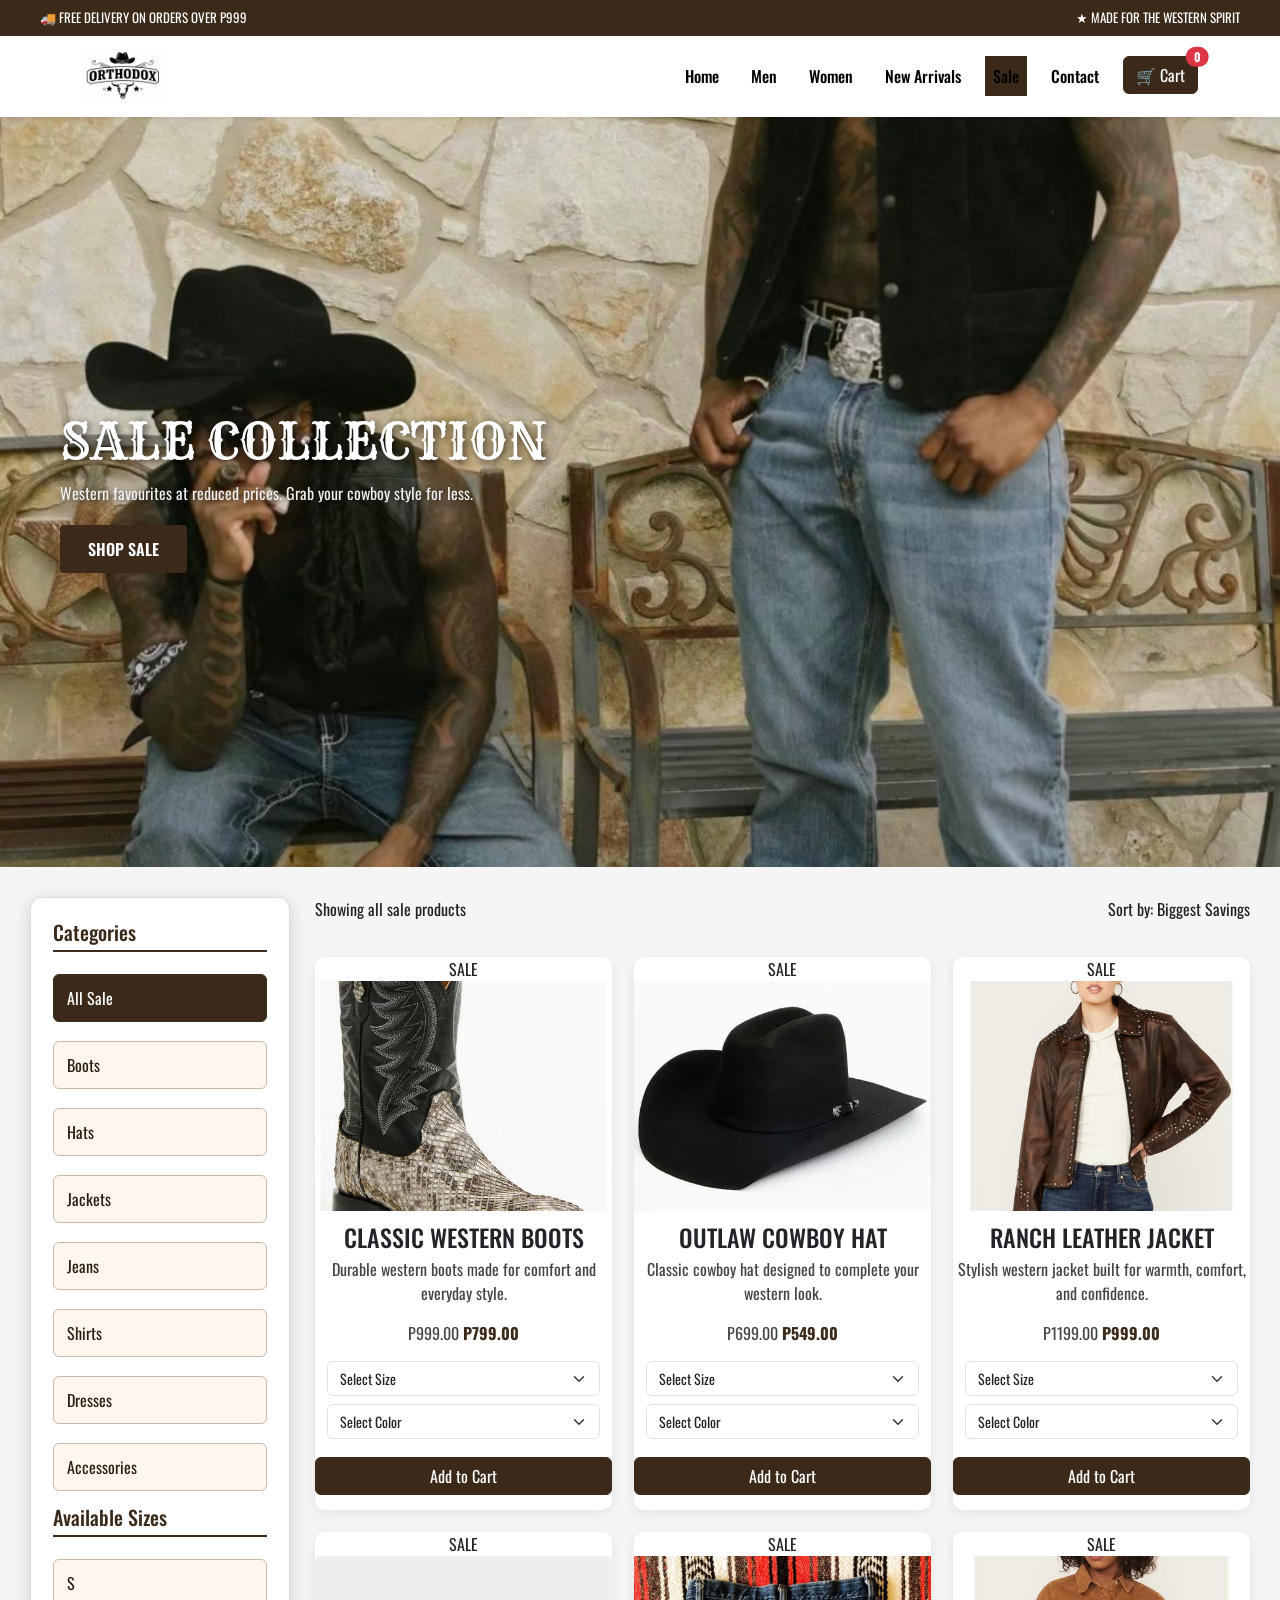
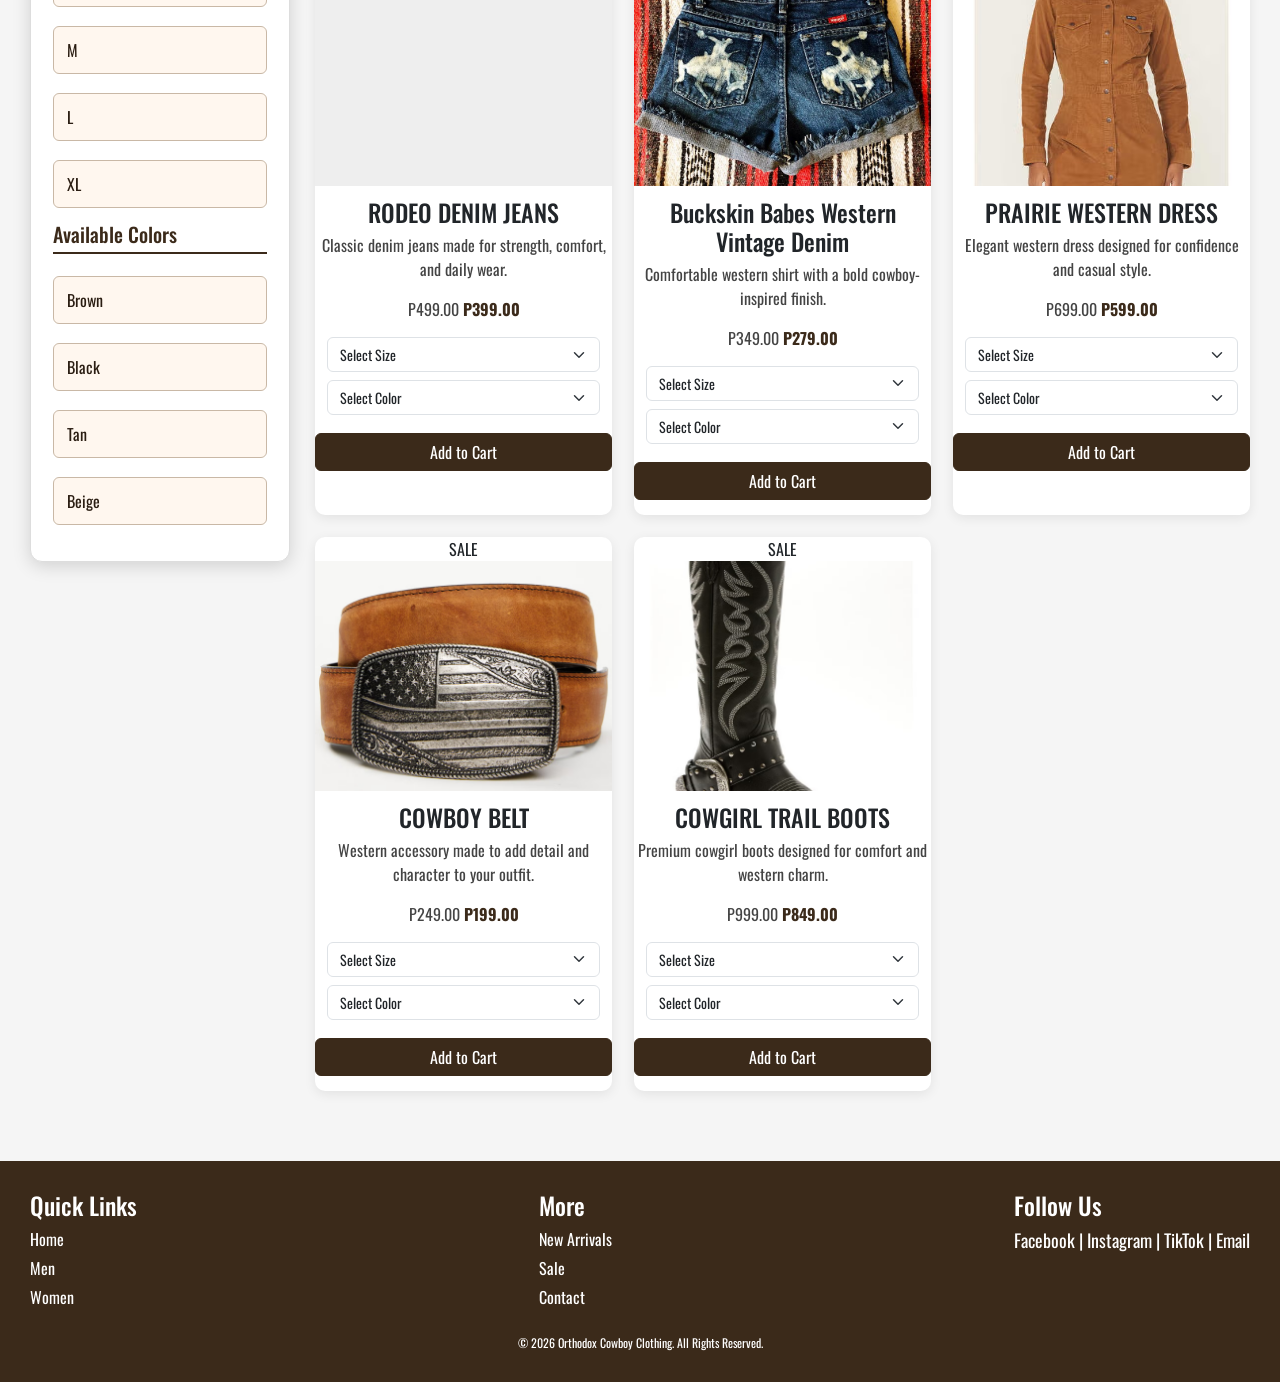
<file: sale.html>
<!DOCTYPE html>
<html lang="en">
<head>
<meta charset="UTF-8">
<meta name="viewport" content="width=device-width, initial-scale=1.0">

<title>Sale - Orthodox Cowboy Clothing</title>

<link href="https://fonts.googleapis.com/css2?family=Rye&family=Oswald:wght@400;600&display=swap" rel="stylesheet">
<link href="https://cdn.jsdelivr.net/npm/bootstrap@5.3.8/dist/css/bootstrap.min.css" rel="stylesheet">
<link rel="stylesheet" href="style.css">
</head>

<body>

<!-- TOP BAR -->
<div class="top-bar">
    <div>🚚 FREE DELIVERY ON ORDERS OVER P999</div>
    <div>★ MADE FOR THE WESTERN SPIRIT</div>
</div>

<!-- NAVBAR -->
<nav class="navbar navbar-expand-lg bg-white shadow-sm sticky-top">
  <div class="container">
    <a class="navbar-brand d-flex align-items-center" href="index.html">
      <img src="images/logo.png" alt="Orthodox Logo" height="55">
    </a>

    <button class="navbar-toggler" type="button" data-bs-toggle="collapse" data-bs-target="#mainNavbar" aria-label="Toggle navigation">
      <span class="navbar-toggler-icon"></span>
    </button>

    <div class="collapse navbar-collapse" id="mainNavbar">
      <ul class="navbar-nav ms-auto mb-2 mb-lg-0 gap-lg-3">
        <li class="nav-item"><a class="nav-link" href="index.html">Home</a></li>
        <li class="nav-item"><a class="nav-link" href="men.html">Men</a></li>
        <li class="nav-item"><a class="nav-link" href="women.html">Women</a></li>
        <li class="nav-item"><a class="nav-link" href="new-arrival.html">New Arrivals</a></li>
        <li class="nav-item"><a class="nav-link active" href="sale.html">Sale</a></li>
        <li class="nav-item"><a class="nav-link" href="contact.html">Contact</a></li>

        <li class="nav-item">
          <a class="btn btn-dark position-relative" href="cart.html">
            🛒 Cart
            <span id="cart-count" class="position-absolute top-0 start-100 translate-middle badge rounded-pill bg-danger">0</span>
          </a>
        </li>
      </ul>
    </div>
  </div>
</nav>

<!-- HERO -->
<div class="hero">
    <img src="images/sale-hero.jpg" class="hero-img" alt="Sale Collection">

    <div class="hero-overlay">
        <h1>SALE COLLECTION</h1>
        <p>Western favourites at reduced prices. Grab your cowboy style for less.</p>
        <a href="#sale-products" class="hero-btn">SHOP SALE</a>
    </div>
</div>

<!-- MAIN PRODUCT AREA -->
<div class="main" id="sale-products">

    <!-- SIDEBAR -->
    <aside class="sidebar">
        <h4>Categories</h4>

        <ul class="filter-list">
            <li><button class="filter-btn active" data-filter="all">All Sale</button></li>
            <li><button class="filter-btn" data-filter="boots">Boots</button></li>
            <li><button class="filter-btn" data-filter="hat">Hats</button></li>
            <li><button class="filter-btn" data-filter="jacket">Jackets</button></li>
            <li><button class="filter-btn" data-filter="jeans">Jeans</button></li>
            <li><button class="filter-btn" data-filter="shirt">Shirts</button></li>
            <li><button class="filter-btn" data-filter="dress">Dresses</button></li>
            <li><button class="filter-btn" data-filter="accessory">Accessories</button></li>
        </ul>

        <h4>Available Sizes</h4>
        <ul class="filter-list">
            <li><button class="size-btn">S</button></li>
            <li><button class="size-btn">M</button></li>
            <li><button class="size-btn">L</button></li>
            <li><button class="size-btn">XL</button></li>
        </ul>

        <h4>Available Colors</h4>
        <ul class="filter-list">
            <li><button class="color-btn">Brown</button></li>
            <li><button class="color-btn">Black</button></li>
            <li><button class="color-btn">Tan</button></li>
            <li><button class="color-btn">Beige</button></li>
        </ul>
    </aside>

    <!-- PRODUCTS -->
    <section class="products">
        <div class="top-row">
            <p>Showing all sale products</p>
            <p>Sort by: Biggest Savings</p>
        </div>

        <div class="grid">

            <!-- PRODUCT 1 -->
            <div class="card product-card" data-category="boots">
                <span class="sale-badge">SALE</span>
                <img src="images/saleboots1.jpg" alt="Classic Western Boots">
                <h4>CLASSIC WESTERN BOOTS</h4>
                <p class="product-desc">Durable western boots made for comfort and everyday style.</p>
                <p>
                    <span class="old-price">P999.00</span>
                    <strong class="sale-price">P799.00</strong>
                </p>

                <select class="form-select product-size mb-2">
                    <option value="">Select Size</option>
                    <option>6</option>
                    <option>7</option>
                    <option>8</option>
                    <option>10</option>
                </select>

                <select class="form-select product-color mb-2">
                    <option value="">Select Color</option>
                    <option>Brown</option>
                    <option>Black</option>
                    <option>Tan</option>
                </select>

                <button 
                    class="btn btn-dark w-100 add-to-cart"
                    data-name="Classic Western Boots"
                    data-price="799"
                    data-image="images/p1.jpg">
                    Add to Cart
                </button>
            </div>

            <!-- PRODUCT 2 -->
            <div class="card product-card" data-category="hat">
                <span class="sale-badge">SALE</span>
                <img src="images/h1.jpg" alt="Outlaw Cowboy Hat">
                <h4>OUTLAW COWBOY HAT</h4>
                <p class="product-desc">Classic cowboy hat designed to complete your western look.</p>
                <p>
                    <span class="old-price">P699.00</span>
                    <strong class="sale-price">P549.00</strong>
                </p>

                <select class="form-select product-size mb-2">
                    <option value="">Select Size</option>
                    <option>S</option>
                    <option>M</option>
                    <option>L</option>
                    <option>XL</option>
                </select>

                <select class="form-select product-color mb-2">
                    <option value="">Select Color</option>
                    <option>Brown</option>
                    <option>Black</option>
                    <option>Tan</option>
                </select>

                <button 
                    class="btn btn-dark w-100 add-to-cart"
                    data-name="Outlaw Cowboy Hat"
                    data-price="549"
                    data-image="images/p2.jpg">
                    Add to Cart
                </button>
            </div>

            <!-- PRODUCT 3 -->
            <div class="card product-card" data-category="jacket">
                <span class="sale-badge">SALE</span>
                <img src="images/sj1.jpg" alt="Ranch Leather Jacket">
                <h4>RANCH LEATHER JACKET</h4>
                <p class="product-desc">Stylish western jacket built for warmth, comfort, and confidence.</p>
                <p>
                    <span class="old-price">P1199.00</span>
                    <strong class="sale-price">P999.00</strong>
                </p>

                <select class="form-select product-size mb-2">
                    <option value="">Select Size</option>
                    <option>S</option>
                    <option>M</option>
                    <option>L</option>
                    <option>XL</option>
                </select>

                <select class="form-select product-color mb-2">
                    <option value="">Select Color</option>
                    <option>Black</option>
                    <option>Brown</option>
                    <option>Tan</option>
                </select>

                <button 
                    class="btn btn-dark w-100 add-to-cart"
                    data-name="Ranch Leather Jacket"
                    data-price="999"
                    data-image="images/p3.jpg">
                    Add to Cart
                </button>
            </div>

            <!-- PRODUCT 4 -->
            <div class="card product-card" data-category="jeans">
                <span class="sale-badge">SALE</span>
               <video class="product-video" autoplay muted loop playsinline>
               <source src="videos/jv1.mp4" type="video/mp4">
                
                 </video>
                <h4>RODEO DENIM JEANS</h4>
                <p class="product-desc">Classic denim jeans made for strength, comfort, and daily wear.</p>
                <p>
                    <span class="old-price">P499.00</span>
                    <strong class="sale-price">P399.00</strong>
                </p>

                <select class="form-select product-size mb-2">
                    <option value="">Select Size</option>
                    <option>S</option>
                    <option>M</option>
                    <option>L</option>
                    <option>XL</option>
                </select>

                <select class="form-select product-color mb-2">
                    <option value="">Select Color</option>
                    <option>Blue</option>
                    <option>Black</option>
                    <option>Grey</option>
                </select>

                <button 
                    class="btn btn-dark w-100 add-to-cart"
                    data-name="Rodeo Denim Jeans"
                    data-price="399"
                    data-image="images/p4.jpg">
                    Add to Cart
                </button>
            </div>

            <!-- PRODUCT 5 -->
            <div class="card product-card" data-category="shirt">
                <span class="sale-badge">SALE</span>
                <img src="images/ws1.jpg" alt="Western vintage shorts">
                <h4>Buckskin Babes Western Vintage Denim</h4>
                <p class="product-desc">Comfortable western shirt with a bold cowboy-inspired finish.</p>
                <p>
                    <span class="old-price">P349.00</span>
                    <strong class="sale-price">P279.00</strong>
                </p>

                <select class="form-select product-size mb-2">
                    <option value="">Select Size</option>
                    <option>S</option>
                    <option>M</option>
                    <option>L</option>
                    <option>XL</option>
                </select>

                <select class="form-select product-color mb-2">
                    <option value="">Select Color</option>
                    <option>Red</option>
                    <option>Blue</option>
                    <option>Brown</option>
                </select>

                <button 
                    class="btn btn-dark w-100 add-to-cart"
                    data-name="Western Check Shirt"
                    data-price="279"
                    data-image="images/p5.jpg">
                    Add to Cart
                </button>
            </div>

            <!-- PRODUCT 6 -->
            <div class="card product-card" data-category="dress">
                <span class="sale-badge">SALE</span>
                <img src="images/d2.jpg" alt="Prairie Western Dress">
                <h4>PRAIRIE WESTERN DRESS</h4>
                <p class="product-desc">Elegant western dress designed for confidence and casual style.</p>
                <p>
                    <span class="old-price">P699.00</span>
                    <strong class="sale-price">P599.00</strong>
                </p>

                <select class="form-select product-size mb-2">
                    <option value="">Select Size</option>
                    <option>S</option>
                    <option>M</option>
                    <option>L</option>
                    <option>XL</option>
                </select>

                <select class="form-select product-color mb-2">
                    <option value="">Select Color</option>
                    <option>Brown</option>
                    <option>Beige</option>
                    <option>Pink</option>
                </select>

                <button 
                    class="btn btn-dark w-100 add-to-cart"
                    data-name="Prairie Western Dress"
                    data-price="599"
                    data-image="images/w5.jpg">
                    Add to Cart
                </button>
            </div>

            <!-- PRODUCT 7 -->
            <div class="card product-card" data-category="accessory">
                <span class="sale-badge">SALE</span>
                <img src="images/sb1.jpg" alt="Cowboy Belt">
                <h4>COWBOY BELT</h4>
                <p class="product-desc">Western accessory made to add detail and character to your outfit.</p>
                <p>
                    <span class="old-price">P249.00</span>
                    <strong class="sale-price">P199.00</strong>
                </p>

                <select class="form-select product-size mb-2">
                    <option value="">Select Size</option>
                    <option>S</option>
                    <option>M</option>
                    <option>L</option>
                    <option>XL</option>
                </select>

                <select class="form-select product-color mb-2">
                    <option value="">Select Color</option>
                    <option>Brown</option>
                    <option>Black</option>
                    <option>Tan</option>
                </select>

                <button 
                    class="btn btn-dark w-100 add-to-cart"
                    data-name="Cowboy Belt"
                    data-price="199"
                    data-image="images/p6.jpg">
                    Add to Cart
                </button>
            </div>

            <!-- PRODUCT 8 -->
            <div class="card product-card" data-category="boots">
                <span class="sale-badge">SALE</span>
                <img src="images/sb2.jpg" alt="Cowgirl Trail Boots">
                <h4>COWGIRL TRAIL BOOTS</h4>
                <p class="product-desc">Premium cowgirl boots designed for comfort and western charm.</p>
                <p>
                    <span class="old-price">P999.00</span>
                    <strong class="sale-price">P849.00</strong>
                </p>

                <select class="form-select product-size mb-2">
                    <option value="">Select Size</option>
                    <option>5</option>
                    <option>6</option>
                    <option>7</option>
                    <option>8</option>
                </select>

                <select class="form-select product-color mb-2">
                    <option value="">Select Color</option>
                    <option>Brown</option>
                    <option>Black</option>
                    <option>Beige</option>
                </select>

                <button 
                    class="btn btn-dark w-100 add-to-cart"
                    data-name="Cowgirl Trail Boots"
                    data-price="849"
                    data-image="images/w8.jpg">
                    Add to Cart
                </button>
            </div>

        </div>
    </section>

</div>

<!-- FOOTER -->
<div class="footer">
    <div class="footer-content">

        <div>
            <h4>Quick Links</h4>
            <a href="index.html">Home</a>
            <a href="men.html">Men</a>
            <a href="women.html">Women</a>
        </div>

        <div>
            <h4>More</h4>
            <a href="new-arrival.html">New Arrivals</a>
            <a href="sale.html">Sale</a>
            <a href="contact.html">Contact</a>
        </div>

        <div class="socials">
            <h4>Follow Us</h4>
            <p>Facebook | Instagram | TikTok | Email</p>
        </div>

    </div>

    <div class="copyright">
        © 2026 Orthodox Cowboy Clothing. All Rights Reserved.
    </div>
</div>

<script src="https://cdn.jsdelivr.net/npm/bootstrap@5.3.8/dist/js/bootstrap.bundle.min.js"></script>
<script src="script.js"></script>
</body>
</html>
</file>
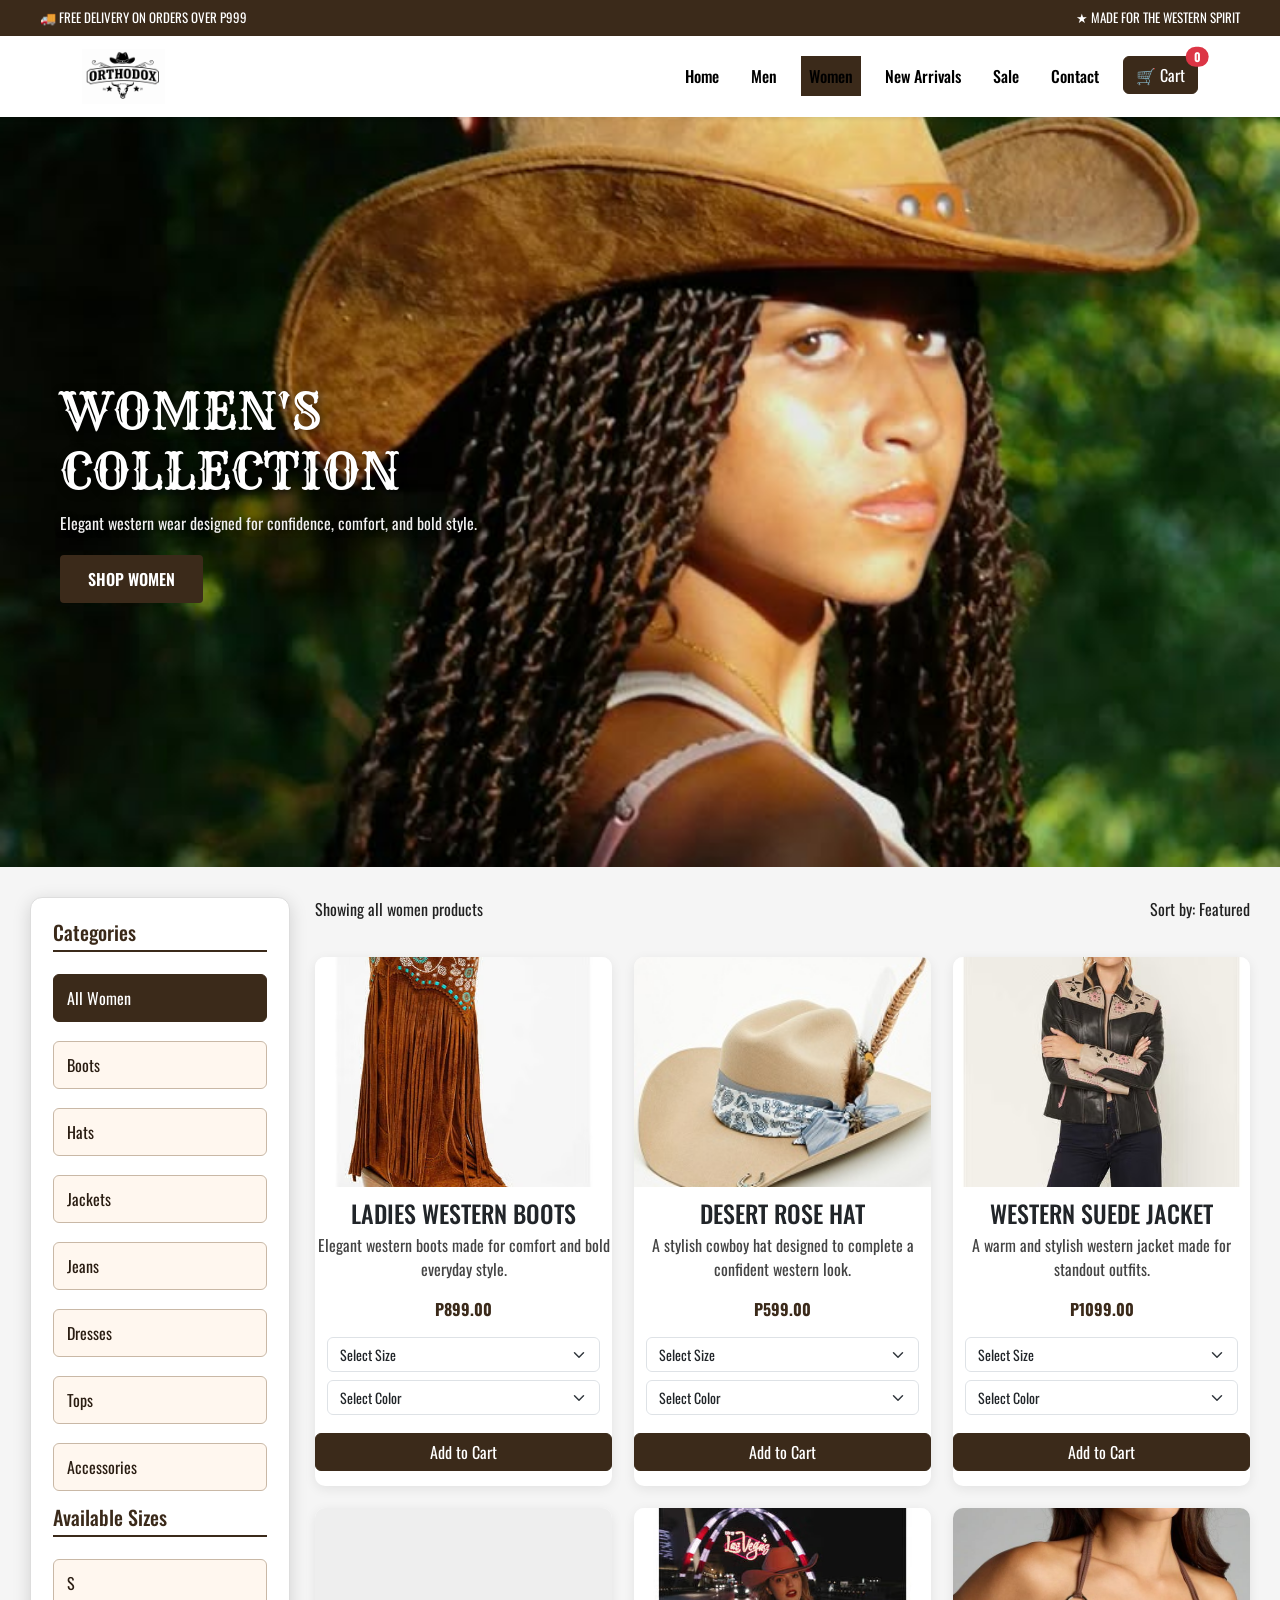
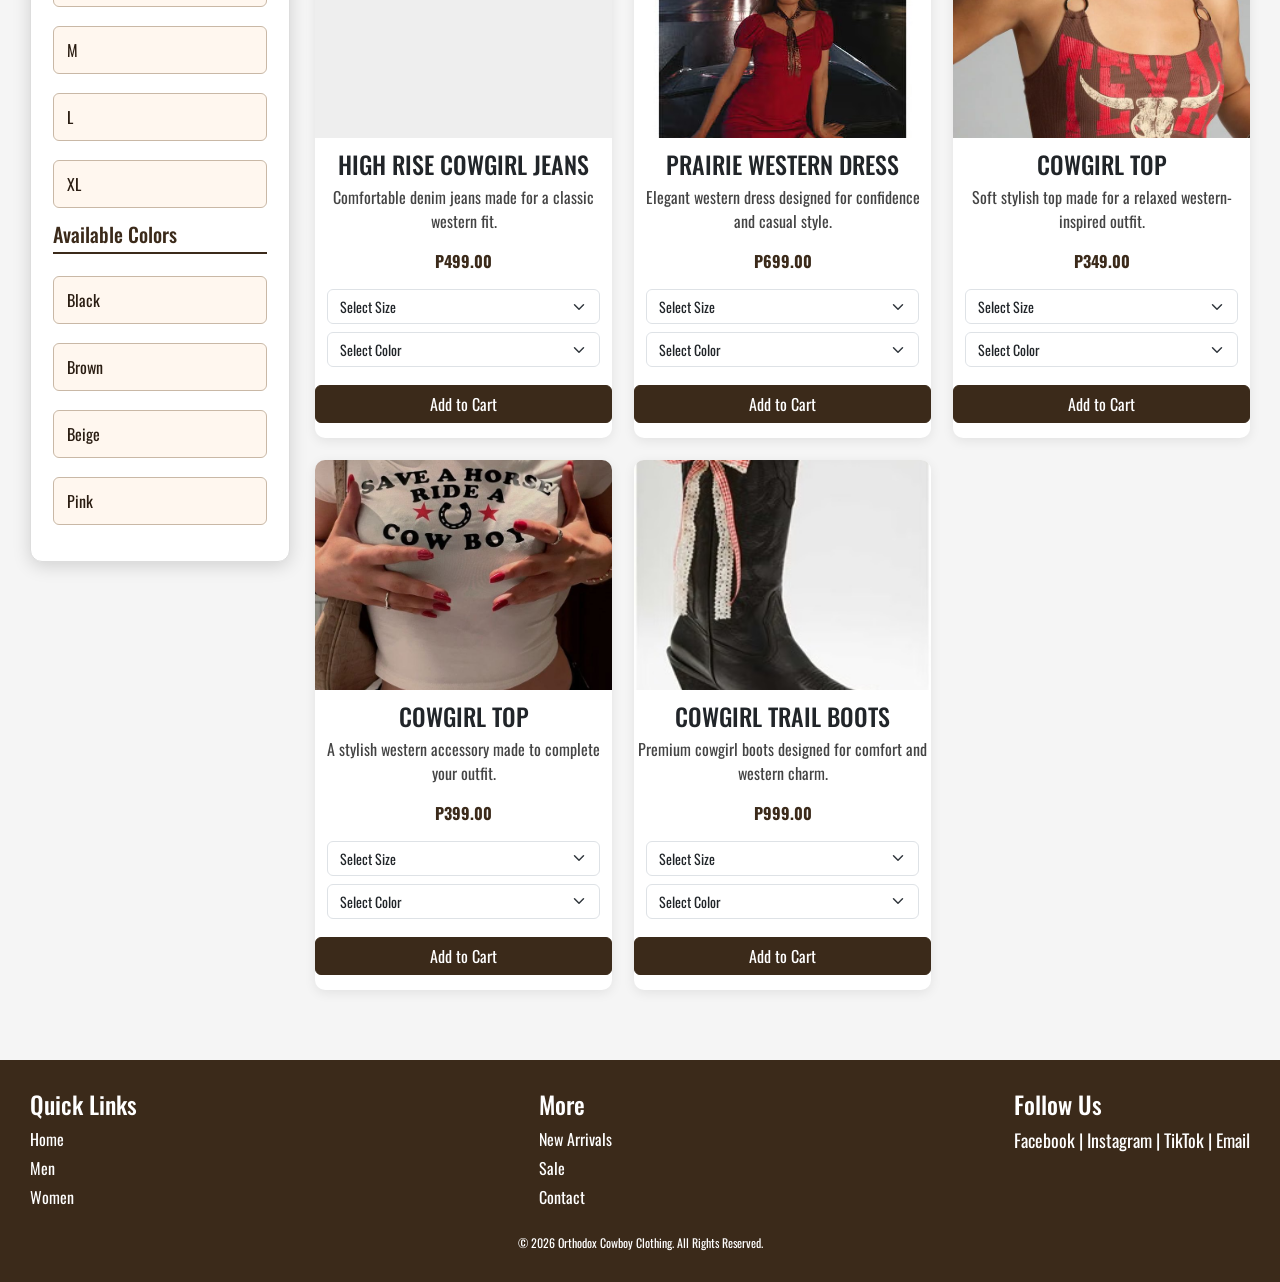
<file: women.html>
<!DOCTYPE html>
<html lang="en">
<head>
<meta charset="UTF-8">
<meta name="viewport" content="width=device-width, initial-scale=1.0">

<title>Women - Orthodox Cowboy Clothing</title>

<link href="https://fonts.googleapis.com/css2?family=Rye&family=Oswald:wght@400;600&display=swap" rel="stylesheet">
<link href="https://cdn.jsdelivr.net/npm/bootstrap@5.3.8/dist/css/bootstrap.min.css" rel="stylesheet">
<link rel="stylesheet" href="style.css">
</head>

<body>

<!-- TOP BAR -->
<div class="top-bar">
    <div>🚚 FREE DELIVERY ON ORDERS OVER P999</div>
    <div>★ MADE FOR THE WESTERN SPIRIT</div>
</div>

<!-- NAVBAR -->
<nav class="navbar navbar-expand-lg bg-white shadow-sm sticky-top">
  <div class="container">
    <a class="navbar-brand d-flex align-items-center" href="index.html">
      <img src="images/logo.png" alt="Orthodox Logo" height="55">
    </a>

    <button class="navbar-toggler" type="button" data-bs-toggle="collapse" data-bs-target="#mainNavbar" aria-label="Toggle navigation">
      <span class="navbar-toggler-icon"></span>
    </button>

    <div class="collapse navbar-collapse" id="mainNavbar">
      <ul class="navbar-nav ms-auto mb-2 mb-lg-0 gap-lg-3">
        <li class="nav-item"><a class="nav-link" href="index.html">Home</a></li>
        <li class="nav-item"><a class="nav-link" href="men.html">Men</a></li>
        <li class="nav-item"><a class="nav-link active" href="women.html">Women</a></li>
        <li class="nav-item"><a class="nav-link" href="new-arrival.html">New Arrivals</a></li>
        <li class="nav-item"><a class="nav-link" href="sale.html">Sale</a></li>
        <li class="nav-item"><a class="nav-link" href="contact.html">Contact</a></li>

        <li class="nav-item">
          <a class="btn btn-dark position-relative" href="cart.html">
            🛒 Cart
            <span id="cart-count" class="position-absolute top-0 start-100 translate-middle badge rounded-pill bg-danger">0</span>
          </a>
        </li>
      </ul>
    </div>
  </div>
</nav>

<!-- HERO -->
<div class="hero">
    <img src="images/women-hero.jpg" class="hero-img" alt="Women Cowboy Collection">

    <div class="hero-overlay">
        <h1>WOMEN'S COLLECTION</h1>
        <p>Elegant western wear designed for confidence, comfort, and bold style.</p>
        <a href="#women-products" class="hero-btn">SHOP WOMEN</a>
    </div>
</div>

<!-- MAIN PRODUCT AREA -->
<div class="main" id="women-products">

    <!-- SIDEBAR -->
    <aside class="sidebar">
        <h4>Categories</h4>

        <ul class="filter-list">
            <li><button class="filter-btn active" data-filter="all">All Women</button></li>
            <li><button class="filter-btn" data-filter="boots">Boots</button></li>
            <li><button class="filter-btn" data-filter="hat">Hats</button></li>
            <li><button class="filter-btn" data-filter="jacket">Jackets</button></li>
            <li><button class="filter-btn" data-filter="jeans">Jeans</button></li>
            <li><button class="filter-btn" data-filter="dress">Dresses</button></li>
            <li><button class="filter-btn" data-filter="top">Tops</button></li>
            <li><button class="filter-btn" data-filter="accessory">Accessories</button></li>
        </ul>

        <h4>Available Sizes</h4>
        <ul class="filter-list">
            <li><button class="size-btn">S</button></li>
            <li><button class="size-btn">M</button></li>
            <li><button class="size-btn">L</button></li>
            <li><button class="size-btn">XL</button></li>
        </ul>

        <h4>Available Colors</h4>
        <ul class="filter-list">
            <li><button class="color-btn">Black</button></li>
            <li><button class="color-btn">Brown</button></li>
            <li><button class="color-btn">Beige</button></li>
            <li><button class="color-btn">Pink</button></li>
        </ul>
    </aside>

    <!-- PRODUCTS -->
    <section class="products">
        <div class="top-row">
            <p>Showing all women products</p>
            <p>Sort by: Featured</p>
        </div>

        <div class="grid">

            <!-- PRODUCT 1 -->
            <div class="card product-card" data-category="boots">
                <img src="images/wb2.jpg" alt="Ladies Western Boots">
                <h4>LADIES WESTERN BOOTS</h4>
                <p class="product-desc">Elegant western boots made for comfort and bold everyday style.</p>
                <p><strong>P899.00</strong></p>

                <select class="form-select product-size mb-2">
                    <option value="">Select Size</option>
                    <option>S</option>
                    <option>M</option>
                    <option>L</option>
                    <option>XL</option>
                </select>

                <select class="form-select product-color mb-2">
                    <option value="">Select Color</option>
                    <option>Brown</option>
                    <option>Black</option>
                    <option>Beige</option>
                </select>

                <button 
                    class="btn btn-dark w-100 add-to-cart"
                    data-name="Ladies Western Boots"
                    data-price="899"
                    data-image="images/w1.jpg">
                    Add to Cart
                </button>
            </div>

            <!-- PRODUCT 2 -->
            <div class="card product-card" data-category="hat">
                <img src="images/wh2.jpg" alt="Desert Rose Hat">
                <h4>DESERT ROSE HAT</h4>
                <p class="product-desc">A stylish cowboy hat designed to complete a confident western look.</p>
                <p><strong>P599.00</strong></p>

                <select class="form-select product-size mb-2">
                    <option value="">Select Size</option>
                    <option>S</option>
                    <option>M</option>
                    <option>L</option>
                    <option>XL</option>
                </select>

                <select class="form-select product-color mb-2">
                    <option value="">Select Color</option>
                    <option>Beige</option>
                    <option>Brown</option>
                    <option>Pink</option>
                </select>

                <button 
                    class="btn btn-dark w-100 add-to-cart"
                    data-name="Desert Rose Hat"
                    data-price="599"
                    data-image="images/w2.jpg">
                    Add to Cart
                </button>
            </div>

            <!-- PRODUCT 3 -->
            <div class="card product-card" data-category="jacket">
                <img src="images/wj1.jpg" alt="Western Suede Jacket">
                <h4>WESTERN SUEDE JACKET</h4>
                <p class="product-desc">A warm and stylish western jacket made for standout outfits.</p>
                <p><strong>P1099.00</strong></p>

                <select class="form-select product-size mb-2">
                    <option value="">Select Size</option>
                    <option>S</option>
                    <option>M</option>
                    <option>L</option>
                    <option>XL</option>
                </select>

                <select class="form-select product-color mb-2">
                    <option value="">Select Color</option>
                    <option>Brown</option>
                    <option>Black</option>
                    <option>Beige</option>
                </select>

                <button 
                    class="btn btn-dark w-100 add-to-cart"
                    data-name="Western Suede Jacket"
                    data-price="1099"
                    data-image="images/w3.jpg">
                    Add to Cart
                </button>
            </div>

            <!-- PRODUCT 4 -->
            <div class="card product-card" data-category="jeans">
                 <video class="product-video" autoplay muted loop playsinline>
               <source src="videos/jv1.mp4" type="video/mp4">
                  </video>
                <h4>HIGH RISE COWGIRL JEANS</h4>
                <p class="product-desc">Comfortable denim jeans made for a classic western fit.</p>
                <p><strong>P499.00</strong></p>

                <select class="form-select product-size mb-2">
                    <option value="">Select Size</option>
                    <option>S</option>
                    <option>M</option>
                    <option>L</option>
                    <option>XL</option>
                </select>

                <select class="form-select product-color mb-2">
                    <option value="">Select Color</option>
                    <option>Blue</option>
                    <option>Black</option>
                    <option>Grey</option>
                </select>

                <button 
                    class="btn btn-dark w-100 add-to-cart"
                    data-name="High Rise Cowgirl Jeans"
                    data-price="499"
                    data-image="images/w4.jpg">
                    Add to Cart
                </button>
            </div>

            <!-- PRODUCT 5 -->
            <div class="card product-card" data-category="dress">
                <img src="images/d1.jpg" alt="Prairie Western Dress">
                <h4>PRAIRIE WESTERN DRESS</h4>
                <p class="product-desc">Elegant western dress designed for confidence and casual style.</p>
                <p><strong>P699.00</strong></p>

                <select class="form-select product-size mb-2">
                    <option value="">Select Size</option>
                    <option>S</option>
                    <option>M</option>
                    <option>L</option>
                    <option>XL</option>
                </select>

                <select class="form-select product-color mb-2">
                    <option value="">Select Color</option>
                    <option>Brown</option>
                    <option>Beige</option>
                    <option>Pink</option>
                </select>

                <button 
                    class="btn btn-dark w-100 add-to-cart"
                    data-name="Prairie Western Dress"
                    data-price="699"
                    data-image="images/w5.jpg">
                    Add to Cart
                </button>
            </div>

            <!-- PRODUCT 6 -->
            <div class="card product-card" data-category="top">
                <img src="images/t1.jpg" alt="Cowgirl  Top">
                <h4>COWGIRL  TOP</h4>
                <p class="product-desc">Soft stylish top made for a relaxed western-inspired outfit.</p>
                <p><strong>P349.00</strong></p>

                <select class="form-select product-size mb-2">
                    <option value="">Select Size</option>
                    <option>S</option>
                    <option>M</option>
                    <option>L</option>
                    <option>XL</option>
                </select>

                <select class="form-select product-color mb-2">
                    <option value="">Select Color</option>
                    <option>Blue</option>
                    <option>Black</option>
                    <option>White</option>
                </select>

                <button 
                    class="btn btn-dark w-100 add-to-cart"
                    data-name="Cowgirl Denim Top"
                    data-price="349"
                    data-image="images/w6.jpg">
                    Add to Cart
                </button>
            </div>

            <!-- PRODUCT 7 -->
            <div class="card product-card" data-category="accessory">
                <img src="images/t2.jpg" alt="Cowgirl Top">
                <h4>COWGIRL TOP</h4>
                <p class="product-desc">A stylish western accessory made to complete your outfit.</p>
                <p><strong>P399.00</strong></p>

                <select class="form-select product-size mb-2">
                    <option value="">Select Size</option>
                    <option>One Size</option>
                </select>

                <select class="form-select product-color mb-2">
                    <option value="">Select Color</option>
                    <option>Brown</option>
                    <option>Black</option>
                    <option>Beige</option>
                </select>

                <button 
                    class="btn btn-dark w-100 add-to-cart"
                    data-name="Western Handbag"
                    data-price="399"
                    data-image="images/w7.jpg">
                    Add to Cart
                </button>
            </div>

            <!-- PRODUCT 8 -->
            <div class="card product-card" data-category="boots">
                <img src="images/wb1.jpg" alt="Cowgirl Trail Boots">
                <h4>COWGIRL TRAIL BOOTS</h4>
                <p class="product-desc">Premium cowgirl boots designed for comfort and western charm.</p>
                <p><strong>P999.00</strong></p>

                <select class="form-select product-size mb-2">
                    <option value="">Select Size</option>
                    <option>S</option>
                    <option>M</option>
                    <option>L</option>
                    <option>XL</option>
                </select>

                <select class="form-select product-color mb-2">
                    <option value="">Select Color</option>
                    <option>Brown</option>
                    <option>Black</option>
                    <option>Beige</option>
                </select>

                <button 
                    class="btn btn-dark w-100 add-to-cart"
                    data-name="Cowgirl Trail Boots"
                    data-price="999"
                    data-image="images/w8.jpg">
                    Add to Cart
                </button>
            </div>

        </div>
    </section>

</div>

<!-- FOOTER -->
<div class="footer">
    <div class="footer-content">

        <div>
            <h4>Quick Links</h4>
            <a href="index.html">Home</a>
            <a href="men.html">Men</a>
            <a href="women.html">Women</a>
        </div>

        <div>
            <h4>More</h4>
            <a href="new-arrival.html">New Arrivals</a>
            <a href="sale.html">Sale</a>
            <a href="contact.html">Contact</a>
        </div>

        <div class="socials">
            <h4>Follow Us</h4>
            <p>Facebook | Instagram | TikTok | Email</p>
        </div>

    </div>

    <div class="copyright">
        © 2026 Orthodox Cowboy Clothing. All Rights Reserved.
    </div>
</div>

<script src="https://cdn.jsdelivr.net/npm/bootstrap@5.3.8/dist/js/bootstrap.bundle.min.js"></script>
<script src="script.js"></script>
</body>
</html>
</file>
<file: style.css>
/* ================================
   GLOBAL RESET
================================ */
* {
    margin: 0;
    padding: 0;
    box-sizing: border-box;
}

body {
    font-family: 'Oswald', Arial, sans-serif;
    background: #f5f5f5;
    color: #222;
}

img {
    max-width: 100%;
    display: block;
}

a {
    text-decoration: none;
}

/* ================================
   TOP BAR
================================ */
.top-bar {
    background: #3b2a1a;
    color: #fff;
    display: flex;
    justify-content: space-between;
    padding: 8px 40px;
    font-size: 13px;
}

/* ================================
   NAVBAR
================================ */
.navbar {
    background: #fff;
}

.nav-link {
    color: #000;
    font-weight: 500;
}

.nav-link:hover,
.nav-link.active {
    color: #3b2a1a;
}

.btn-dark {
    background-color: #3b2a1a;
    border-color: #3b2a1a;
}

.btn-dark:hover {
    background-color: #2a1d12;
    border-color: #2a1d12;
}

/* ================================
   HERO SECTION
================================ */
.hero {
    position: relative;
    width: 100%;
    height: 100vh;
    max-height: 750px;
    min-height: 450px;
    overflow: hidden;
}

.hero-img,
.hero img {
    width: 100%;
    height: 100%;
    object-fit: cover;
}

.hero-overlay {
    position: absolute;
    top: 50%;
    left: 60px;
    transform: translateY(-50%);
    color: white;
    max-width: 500px;
    z-index: 2;
}

.hero-overlay h1 {
    font-family: 'Rye', cursive;
    font-size: 50px;
    margin-bottom: 10px;
    text-shadow: 2px 2px 8px rgba(0,0,0,0.7);
}

.hero-overlay p {
    color: #f0f0f0;
    margin-bottom: 20px;
    text-shadow: 1px 1px 6px rgba(0,0,0,0.6);
}

.hero-btn,
.hero-overlay button {
    display: inline-block;
    background: #3b2a1a;
    color: white;
    padding: 12px 28px;
    border: none;
    text-decoration: none;
    font-family: 'Oswald', sans-serif;
    font-weight: 600;
    border-radius: 4px;
    cursor: pointer;
    transition: 0.3s ease;
}

.hero-btn:hover,
.hero-overlay button:hover {
    background: #2a1d12;
    color: white;
}

/* ================================
   SECTION TITLES
================================ */
.section-title {
    text-align: center;
    margin: 40px 0;
    font-family: 'Oswald', sans-serif;
    letter-spacing: 2px;
    font-size: 24px;
    color: #3b2a1a;
}

.western-title {
    font-family: 'Rye', cursive;
    color: #3b2a1a;
}

/* ================================
   HOME PAGE FEATURED CARDS
================================ */
.cards {
    display: flex;
    justify-content: center;
    gap: 25px;
    padding: 0 50px 50px;
    flex-wrap: wrap;
}

.card {
    background: #fff;
    border-radius: 10px;
    overflow: hidden;
    text-align: center;
    border: none;
}

.cards .card {
    width: 240px;
    position: relative;
    border-radius: 12px;
}

.card img {
    width: 100%;
    height: 250px;
    object-fit: cover;
}

.cards .card img {
    height: 300px;
}

.cards .card::after {
    content: "";
    position: absolute;
    inset: 0;
    background: rgba(0,0,0,0.4);
}

.card-text {
    position: absolute;
    bottom: 20px;
    left: 20px;
    color: white;
    z-index: 1;
    text-align: left;
}

.card-text h3 {
    font-family: 'Oswald', sans-serif;
    font-size: 24px;
}

.card h4 {
    margin: 12px 0 6px;
    font-family: 'Oswald', sans-serif;
}

.card p {
    color: #444;
}

/* ================================
   PRODUCT PAGES LAYOUT
================================ */
.main {
    display: flex;
    padding: 30px;
    gap: 25px;
    align-items: flex-start;
}

.products {
    flex: 1;
}

.top-row {
    display: flex;
    justify-content: space-between;
    margin-bottom: 20px;
    gap: 15px;
}

.grid {
    display: grid;
    grid-template-columns: repeat(auto-fit, minmax(220px, 1fr));
    gap: 22px;
    padding-bottom: 40px;
}

.grid .card {
    padding-bottom: 15px;
    box-shadow: 0 3px 12px rgba(0,0,0,0.08);
}

.grid .card img {
    height: 230px;
    object-fit: cover;
}

.product-img {
    height: 260px;
    object-fit: cover;
}

.card-title {
    font-family: 'Oswald', sans-serif;
}

.add-to-cart {
    margin-top: 10px;
}

.card button,
.category button {
    margin-top: 10px;
}

.product-card.hide {
    display: none;
}

del {
    color: #777;
    margin-right: 8px;
}

strong {
    color: #3b2a1a;
}

/* ================================
   SIDEBAR FILTERS
================================ */
.sidebar {
    width: 260px;
    background: #ffffff;
    padding: 22px;
    border-radius: 12px;
    box-shadow: 0 4px 18px rgba(0,0,0,0.15);
    border: 1px solid #ddd;
    height: fit-content;
}

.sidebar h4 {
    font-family: 'Oswald', sans-serif;
    color: #3b2a1a;
    font-size: 20px;
    margin-bottom: 12px;
    border-bottom: 2px solid #3b2a1a;
    padding-bottom: 6px;
}

.filter-list {
    list-style: none;
    padding-left: 0;
    margin-bottom: 14px;
}

.filter-list li {
    margin-bottom: 9px;
}

.filter-btn,
.size-btn,
.color-btn {
    width: 100%;
    border: 1px solid #c9b8a6;
    background: #fff7ef;
    color: #2a1d12;
    text-align: left;
    padding: 11px 13px;
    font-family: 'Oswald', sans-serif;
    font-size: 16px;
    cursor: pointer;
    transition: 0.3s ease;
    border-radius: 6px;
}

.filter-btn:hover,
.size-btn:hover,
.color-btn:hover {
    background: #3b2a1a;
    color: white;
    border-color: #3b2a1a;
}

.filter-btn.active {
    background: #3b2a1a;
    color: white;
    border-color: #3b2a1a;
}

/* ================================
   CATEGORY GRID / EXTRA SECTIONS
================================ */
.categories {
    display: grid;
    grid-template-columns: repeat(auto-fit, minmax(220px, 1fr));
    gap: 20px;
    padding: 0 40px 40px;
}

.category {
    background: white;
    border-radius: 10px;
    overflow: hidden;
    text-align: center;
    position: relative;
}

.category img {
    width: 100%;
    height: 220px;
    object-fit: cover;
}

.category h3 {
    font-family: 'Oswald', sans-serif;
    margin-top: 10px;
}

.category p {
    padding-bottom: 15px;
}

.category-video {
    width: 100%;
    height: 260px;
    object-fit: cover;
}

/* ================================
   CART PAGE
================================ */
.cart-img {
    height: 120px;
    width: 100%;
    object-fit: cover;
}

/* ================================
   PAGINATION
================================ */
.pagination {
    text-align: center;
    margin: 30px;
    justify-content: center;
    color: #3b2a1a;
    font-weight: 600;
}

.page {
    display: inline-block;
    padding: 8px 12px;
    margin: 5px;
    border-radius: 5px;
    background: #eee;
}

.active {
    background: #3b2a1a;
    color: #fff;
}

/* ================================
   CONTACT PAGE
================================ */
.contact-section {
    display: flex;
    gap: 30px;
    padding: 40px;
    flex-wrap: wrap;
}

.form-box {
    flex: 1;
    min-width: 280px;
    background: #fff;
    padding: 25px;
    border-radius: 10px;
}

.form-box h3,
.info h3 {
    font-family: 'Oswald', sans-serif;
    color: #3b2a1a;
    margin-bottom: 15px;
}

.form-box input,
.form-box textarea {
    width: 100%;
    padding: 10px;
    margin: 10px 0;
    border: 1px solid #ccc;
    border-radius: 5px;
}

.row {
    display: flex;
    gap: 10px;
}

.row input {
    flex: 1;
}

button {
    background: #3b2a1a;
    color: #fff;
    padding: 12px;
    border: none;
    margin-top: 10px;
    cursor: pointer;
}

button:hover {
    background: #2a1d12;
}

.info {
    flex: 1;
    min-width: 250px;
}

.info-item {
    margin-bottom: 20px;
}

.info a,
.contact-strip a {
    color: inherit;
    text-decoration: none;
}

.info a:hover,
.contact-strip a:hover {
    text-decoration: underline;
}

.map {
    flex: 1;
    min-width: 250px;
}

.map img {
    width: 100%;
    border-radius: 10px;
}

/* CONTACT FORM INTERACTIVITY */
.contact-buttons {
    display: flex;
    gap: 10px;
    margin-top: 10px;
}

.contact-buttons button {
    flex: 1;
}

.clear-btn {
    background: #777 !important;
}

.clear-btn:hover {
    background: #555 !important;
}

.form-box input.error,
.form-box textarea.error {
    border: 2px solid #dc3545;
    background: #fff5f5;
}

.form-box input.success,
.form-box textarea.success {
    border: 2px solid #198754;
    background: #f4fff7;
}

/* ================================
   FAQ SECTION
================================ */
.faq {
    padding: 40px;
}

.faq h2 {
    text-align: center;
    font-family: 'Oswald', sans-serif;
    margin-bottom: 20px;
    color: #3b2a1a;
}

.faq-item {
    margin: 10px 0 12px;
}

.faq-question {
    width: 100%;
    background: #fff;
    color: #2a1d12;
    border: 1px solid #ddd;
    padding: 15px 18px;
    font-family: 'Oswald', sans-serif;
    font-size: 17px;
    text-align: left;
    display: flex;
    justify-content: space-between;
    align-items: center;
    cursor: pointer;
    border-radius: 6px;
}

.faq-question:hover {
    background: #f8f5f2;
}

.faq-answer {
    display: none;
    background: #fff7ef;
    padding: 14px 18px;
    border-left: 4px solid #3b2a1a;
    margin-top: 5px;
    border-radius: 4px;
}

.faq-item.active .faq-answer {
    display: block;
}

.faq-item.active .faq-question span {
    transform: rotate(45deg);
}

/* ================================
   FEATURES / CONTACT STRIPS
================================ */
.features {
    background: #3b2a1a;
    color: white;
    display: flex;
    justify-content: space-around;
    padding: 20px;
    flex-wrap: wrap;
    text-align: center;
}

.contact,
.contact-strip {
    display: flex;
    justify-content: space-around;
    padding: 40px;
    background: #eee;
    flex-wrap: wrap;
    text-align: center;
    gap: 20px;
}

.contact-strip {
    padding: 30px;
}

/* ================================
   FOOTER
================================ */
.footer {
    background: #3b2a1a;
    color: white;
    padding: 30px;
}

.footer-content {
    display: flex;
    justify-content: space-between;
    flex-wrap: wrap;
    gap: 25px;
}

.footer a {
    color: white;
    text-decoration: none;
    display: block;
    margin: 5px 0;
}

.footer a:hover {
    text-decoration: underline;
}

.socials {
    font-size: 18px;
}

.copyright {
    text-align: center;
    margin-top: 20px;
    font-size: 12px;
}

/* ================================
   RESPONSIVE DESIGN
================================ */
@media (max-width: 992px) {
    .hero-overlay h1 {
        font-size: 42px;
    }

    .main {
        padding: 25px;
    }

    .cards {
        padding: 0 25px 40px;
    }
}

@media (max-width: 768px) {
    .top-bar {
        flex-direction: column;
        text-align: center;
        gap: 5px;
        padding: 10px 20px;
    }

    .hero {
        height: 75vh;
        min-height: 420px;
    }

    .hero-overlay {
        left: 20px;
        right: 20px;
        text-align: center;
        max-width: none;
    }

    .hero-overlay h1 {
        font-size: 34px;
    }

    .hero-overlay p {
        font-size: 16px;
    }

    .cards {
        padding: 0 20px 40px;
    }

    .cards .card {
        width: 100%;
        max-width: 360px;
    }

    .main {
        flex-direction: column;
        padding: 20px;
    }

    .sidebar {
        width: 100%;
    }

    .top-row {
        flex-direction: column;
        text-align: center;
    }

    .grid {
        grid-template-columns: 1fr;
        padding-bottom: 30px;
    }

    .contact-section {
        flex-direction: column;
        padding: 25px;
    }

    .row {
        flex-direction: column;
    }

    .contact-buttons {
        flex-direction: column;
    }

    .contact,
    .contact-strip {
        flex-direction: column;
        text-align: center;
        gap: 20px;
    }

    .footer-content {
        flex-direction: column;
        text-align: center;
        gap: 25px;
    }
}

@media (max-width: 576px) {
    .hero-overlay h1 {
        font-size: 30px;
    }

    .section-title {
        font-size: 20px;
        padding: 0 15px;
    }

    .cards .card img {
        height: 260px;
    }

    .grid .card img {
        height: 240px;
    }

    .faq {
        padding: 25px 15px;
    }
}
/* CLICKABLE HOME FEATURED CARDS */
.clickable-card {
    cursor: pointer;
    transition: 0.3s ease;
}

.clickable-card:hover {
    transform: translateY(-6px);
    box-shadow: 0 8px 20px rgba(0,0,0,0.25);
}
/* ABOUT SECTION */
.about-section {
    background: #fff;
    padding: 55px 25px;
    text-align: center;
}

.about-content {
    max-width: 850px;
    margin: auto;
}

.about-content h2 {
    font-family: 'Rye', cursive;
    color: #3b2a1a;
    font-size: 30px;
    margin-bottom: 20px;
}

.about-content p {
    font-family: 'Oswald', sans-serif;
    color: #444;
    font-size: 18px;
    line-height: 1.7;
    margin-bottom: 15px;
}

@media (max-width: 576px) {
    .about-section {
        padding: 40px 18px;
    }

    .about-content h2 {
        font-size: 24px;
    }

    .about-content p {
        font-size: 16px;
    }
}
/* PRODUCT SIZE AND COLOR SELECTORS */
.product-size,
.product-color {
    width: calc(100% - 24px);
    margin: 0 auto 8px;
    font-family: 'Oswald', sans-serif;
    font-size: 14px;
}
/* PRODUCT SIZE AND COLOR SELECTORS */
.product-size,
.product-color {
    width: calc(100% - 24px);
    margin: 0 auto 8px;
    font-family: 'Oswald', sans-serif;
    font-size: 14px;
}
/* PRODUCT SIZE AND COLOR SELECTORS */
.product-size,
.product-color {
    width: calc(100% - 24px);
    margin: 0 auto 8px;
    font-family: 'Oswald', sans-serif;
    font-size: 14px;
}
/* PRODUCT VIDEOS */
.product-video {
    width: 100%;
    height: 230px;
    object-fit: cover;
    display: block;
    border-radius: 6px 6px 0 0;
    background: #eee;
}
</file>
